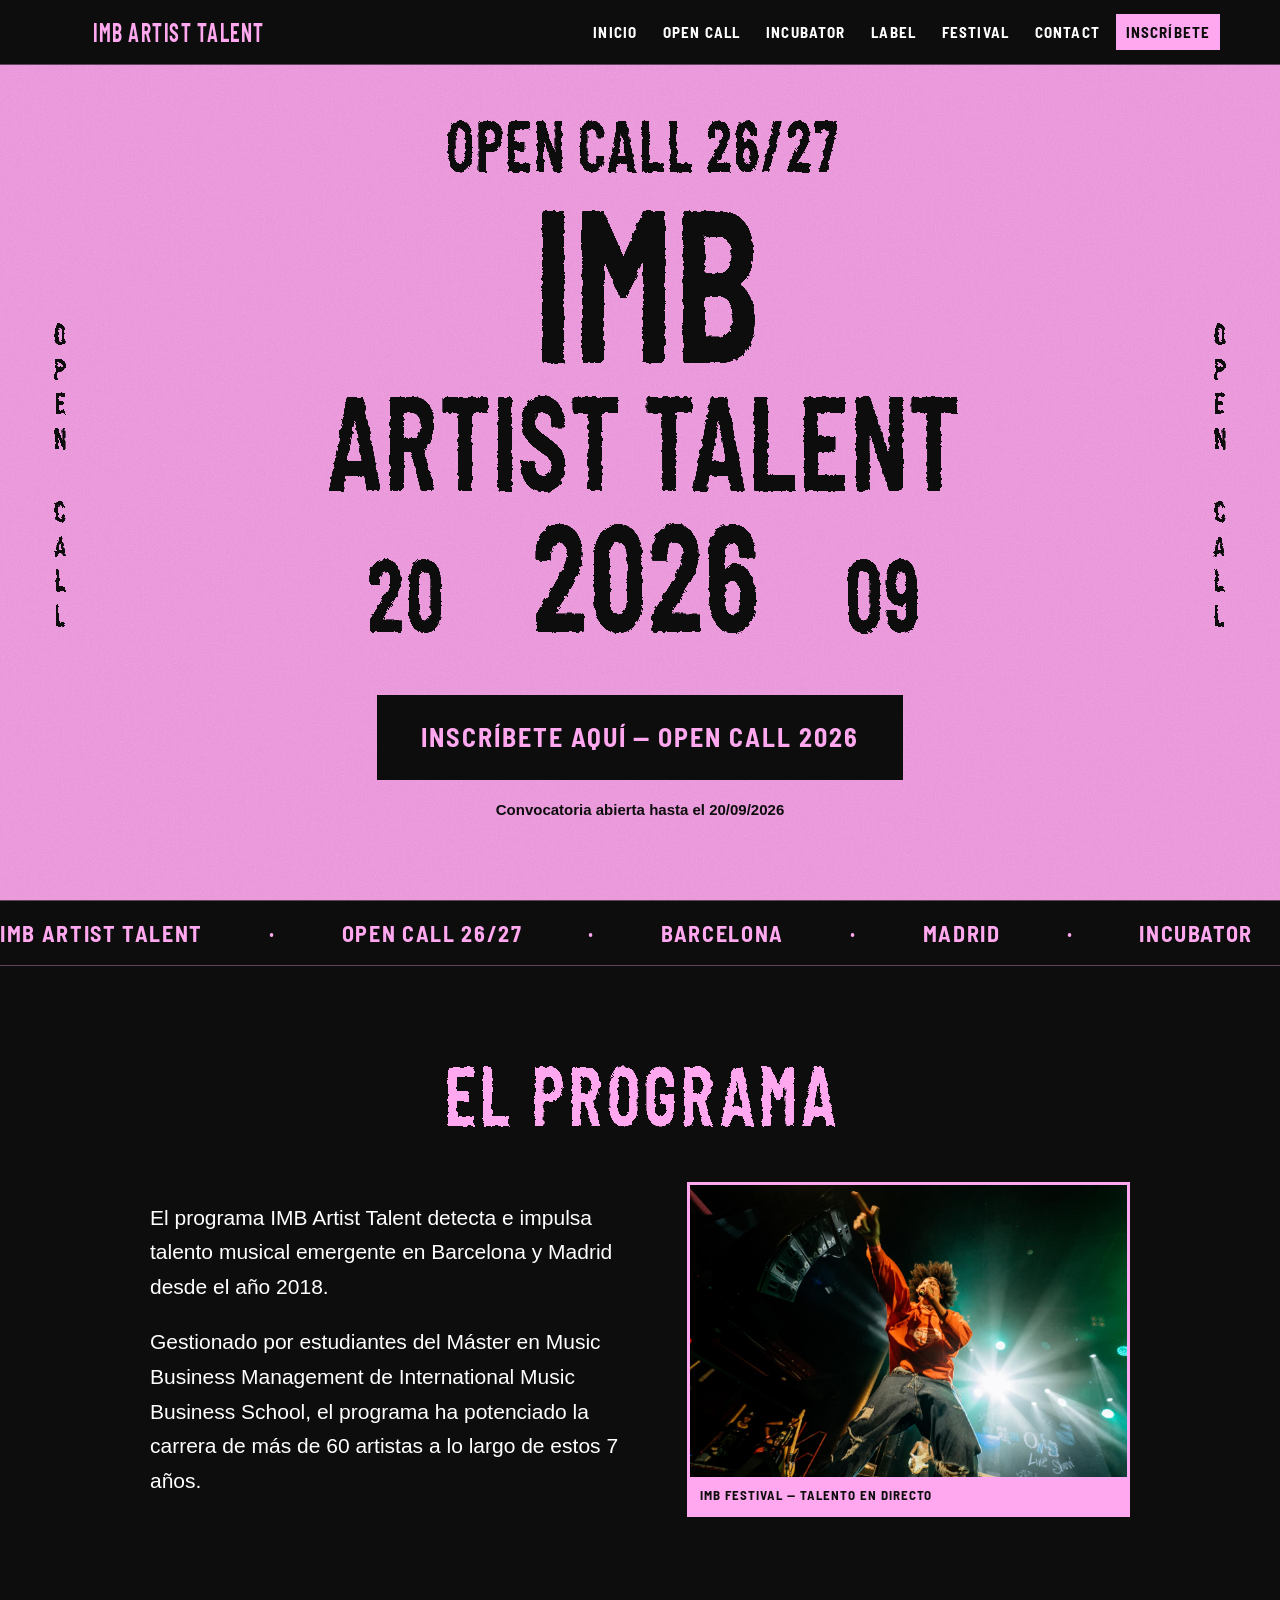
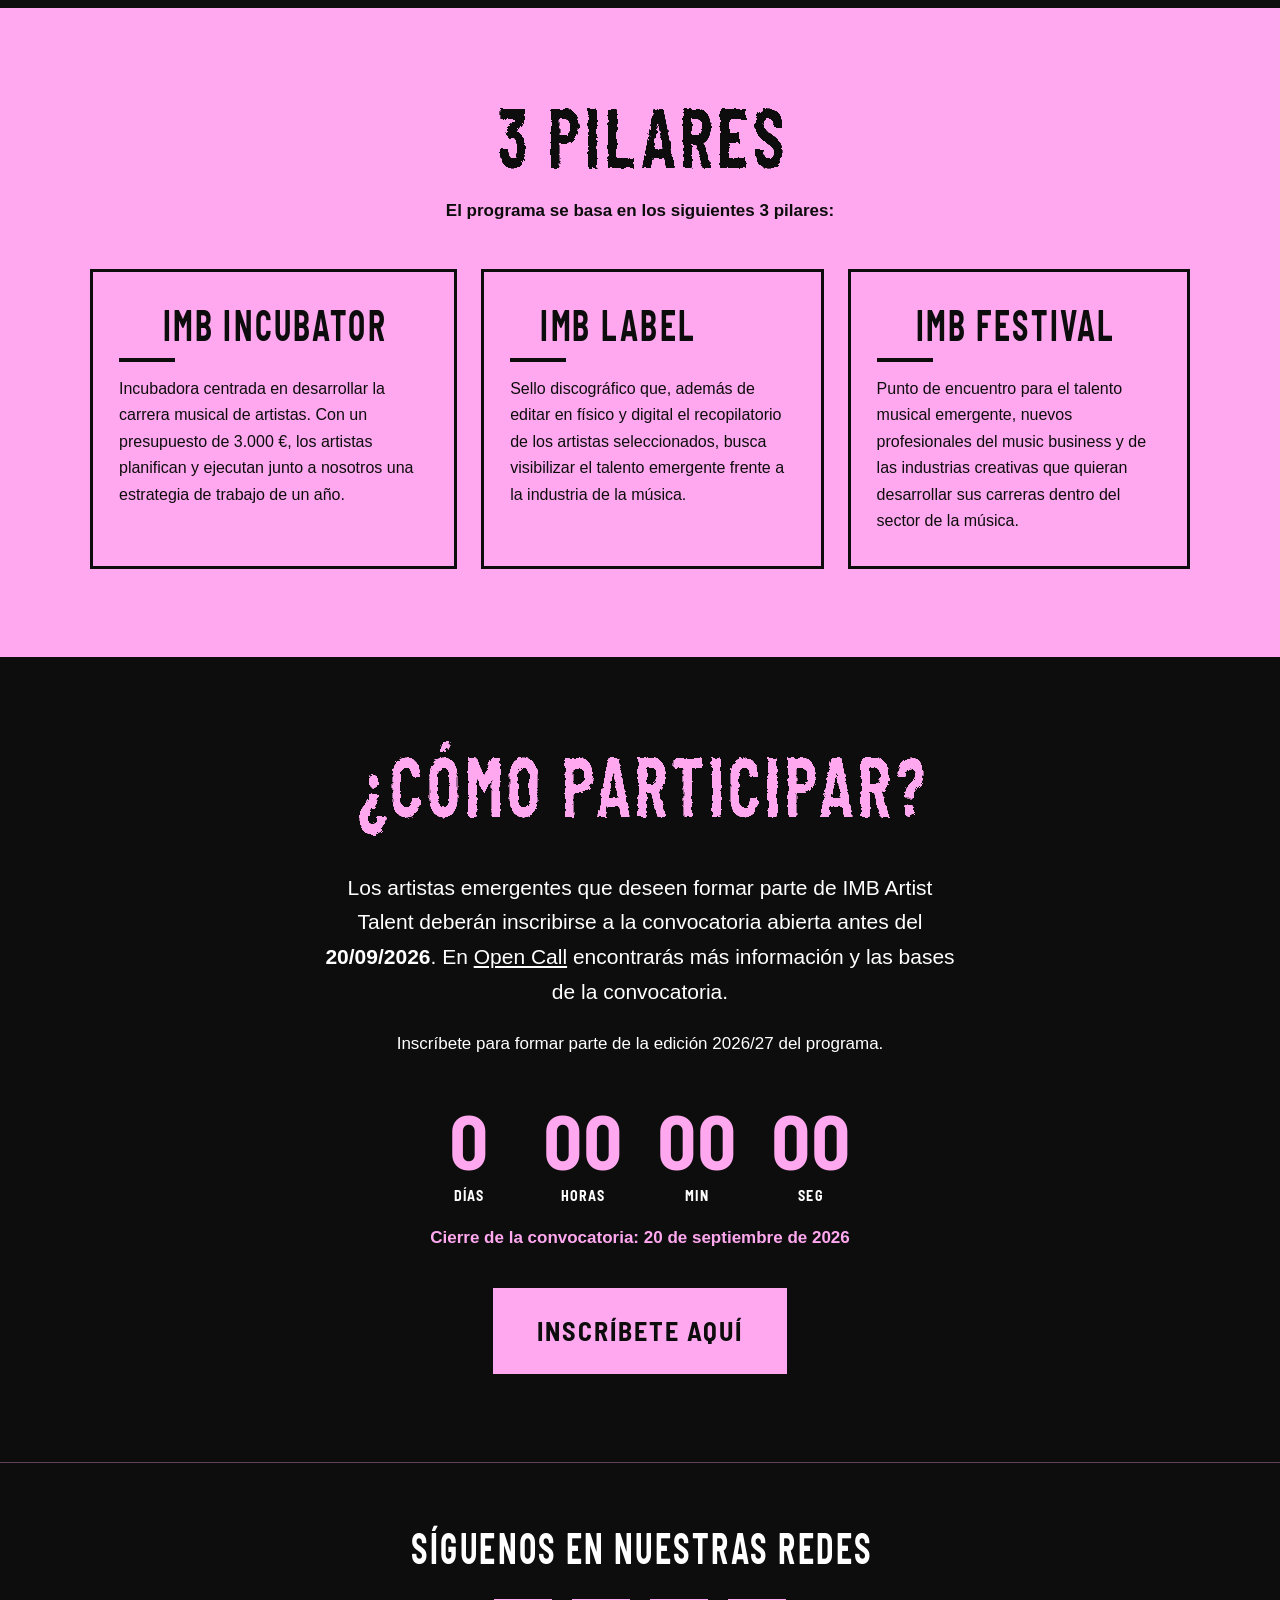
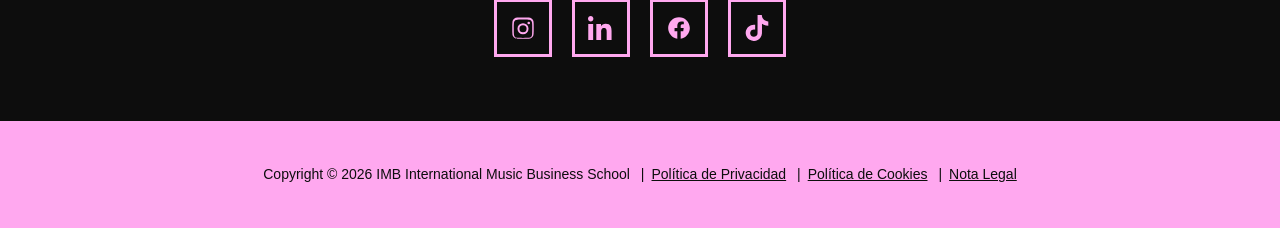
<file: imb-artisttalent/index.html>
<!DOCTYPE html>
<html lang="es">
<head>
<meta charset="utf-8">
<meta name="viewport" content="width=device-width, initial-scale=1">
<title>IMB Artist Talent — Open Call 26/27</title>
<style>
@font-face{
  font-family:'Barlow Semi Condensed';
  src:url([data-uri]) format('truetype');
  font-weight:700;font-style:normal;font-display:swap;
}
:root{
  --rosa:#ffa8ef;
  --negro:#0d0d0d;
  --blanco:#ffffff;
  --rosa-dim:rgba(255,168,239,.35);
  --track:.075em;
}
html{scroll-behavior:smooth}
body{margin:0;background:var(--negro);color:var(--blanco);
  font-family:'Helvetica Neue',Helvetica,Arial,sans-serif;
  font-size:17px;line-height:1.65;-webkit-font-smoothing:antialiased}
*{box-sizing:border-box}
a{color:inherit}
img{max-width:100%;display:block}

/* ---------- display type: Barlow SemiCond Bold, 70% horizontal, tracking 75, uppercase ---------- */
.dsp{font-family:'Barlow Semi Condensed',Arial,sans-serif;font-weight:700;
  text-transform:uppercase;letter-spacing:var(--track);line-height:.92;margin:0}
.cond{display:inline-block;transform:scaleX(.72);transform-origin:center;margin-right:calc(-1*var(--track))}
.stamp{filter:url(#stamp)}

/* ---------- header ---------- */
header{position:fixed;top:0;left:0;right:0;z-index:50;background:var(--negro);
  border-bottom:1px solid var(--rosa-dim)}
.nav{max-width:1200px;margin:0 auto;padding:0 20px;height:64px;
  display:flex;align-items:center;justify-content:space-between;gap:16px}
.brand{font-size:26px;color:var(--rosa);text-decoration:none;white-space:nowrap}
nav ul{list-style:none;display:flex;gap:6px;margin:0;padding:0;flex-wrap:wrap;justify-content:flex-end}
nav a{font-family:'Barlow Semi Condensed',Arial,sans-serif;font-weight:700;text-transform:uppercase;
  letter-spacing:var(--track);font-size:15px;text-decoration:none;color:var(--blanco);
  padding:6px 10px;display:inline-block}
nav a:hover,nav a:focus-visible{color:var(--negro);background:var(--rosa);outline:none}
nav a.cta{background:var(--rosa);color:var(--negro)}
nav a.cta:hover{background:var(--blanco)}

/* ---------- hero cartel ---------- */
.hero{background:var(--rosa);color:var(--negro);min-height:100svh;
  display:grid;grid-template-columns:auto 1fr auto;align-items:center;
  padding:104px 4vw 56px;position:relative;overflow:hidden}
.hero-noise{position:absolute;inset:0;pointer-events:none;opacity:.5;mix-blend-mode:multiply}
.hero-stack{text-align:center;position:relative;z-index:2}
.hero-stack .l1{font-size:clamp(28px,6vw,72px)}
.hero-stack .l2{font-size:clamp(64px,17vw,220px)}
.hero-stack .l3{font-size:clamp(40px,10.5vw,136px)}
.hero-stack .l4{font-size:clamp(34px,8vw,104px);display:flex;align-items:baseline;justify-content:center;gap:.35em}
.hero-stack .l4 .yr{font-size:1.5em}
.side{display:flex;flex-direction:column;gap:.1em;align-items:center;
  font-family:'Barlow Semi Condensed',Arial,sans-serif;font-weight:700;
  font-size:clamp(16px,2.4vw,30px);line-height:1.05;z-index:2}
.side span{display:block;transform:scaleX(.72)}
.side .gap{height:1.2em}
.hero-cta{margin-top:6vh;position:relative;z-index:2;text-align:center}
.btn{display:inline-block;font-family:'Barlow Semi Condensed',Arial,sans-serif;font-weight:700;
  text-transform:uppercase;letter-spacing:var(--track);text-decoration:none;
  font-size:clamp(18px,2.4vw,26px);padding:.7em 1.6em;border:3px solid var(--negro);
  background:var(--negro);color:var(--rosa)}
.btn:hover,.btn:focus-visible{background:transparent;color:var(--negro);outline:none}
.btn.inv{background:var(--rosa);color:var(--negro);border-color:var(--rosa)}
.btn.inv:hover,.btn.inv:focus-visible{background:transparent;color:var(--rosa)}
.hero-date{margin-top:18px;font-size:15px;font-weight:bold}

/* ---------- marquee ---------- */
.marquee{background:var(--negro);color:var(--rosa);overflow:hidden;
  border-top:1px solid var(--rosa-dim);border-bottom:1px solid var(--rosa-dim);padding:14px 0}
.marquee-track{display:flex;gap:3em;white-space:nowrap;width:max-content;
  animation:mq 28s linear infinite;
  font-family:'Barlow Semi Condensed',Arial,sans-serif;font-weight:700;
  text-transform:uppercase;letter-spacing:var(--track);font-size:22px}
@keyframes mq{to{transform:translateX(-50%)}}
@media (prefers-reduced-motion:reduce){.marquee-track{animation:none}}

/* ---------- sections ---------- */
section{padding:88px 20px}
.wrap{max-width:980px;margin:0 auto}
.narrow{max-width:640px;margin:0 auto}
h2.dsp{color:var(--rosa);font-size:clamp(40px,7vw,84px);display:flex;justify-content:center;margin-bottom:48px}
.lead{font-size:clamp(18px,2.2vw,21px)}
.about-grid{display:grid;grid-template-columns:1.05fr .95fr;gap:48px;align-items:center}
.about-grid figure{margin:0;border:3px solid var(--rosa);position:relative}
.about-grid figcaption{font-size:13px;padding:8px 10px;background:var(--rosa);color:var(--negro);
  font-family:'Barlow Semi Condensed',Arial,sans-serif;font-weight:700;text-transform:uppercase;letter-spacing:var(--track)}

/* ---------- pilares ---------- */
.pilares{background:var(--rosa);color:var(--negro)}
.pilares h2.dsp{color:var(--negro)}
.pilares .intro{text-align:center;font-weight:bold;margin:-24px auto 44px;max-width:640px}
.cards{display:grid;grid-template-columns:repeat(3,1fr);gap:24px;max-width:1100px;margin:0 auto}
.card{border:3px solid var(--negro);padding:32px 26px;display:flex;flex-direction:column;gap:14px;background:var(--rosa)}
.card h3{margin:0;font-size:clamp(30px,3.4vw,44px);color:var(--negro)}
.card .rule{height:4px;background:var(--negro);width:56px}
.card p{margin:0;font-size:16px}

/* ---------- participar ---------- */
.participar{text-align:center}
.count{display:flex;justify-content:center;gap:clamp(10px,3vw,28px);margin:44px 0 10px;
  font-variant-numeric:tabular-nums}
.count div{min-width:86px}
.count b{display:block;font-family:'Barlow Semi Condensed',Arial,sans-serif;font-weight:700;
  font-size:clamp(44px,7vw,76px);line-height:1;color:var(--rosa)}
.count small{display:block;margin-top:6px;text-transform:uppercase;letter-spacing:var(--track);
  font-family:'Barlow Semi Condensed',Arial,sans-serif;font-weight:700;font-size:14px;color:var(--blanco)}
.deadline{color:var(--rosa);font-weight:bold;margin-bottom:36px}

/* ---------- social ---------- */
.social{background:var(--negro);border-top:1px solid var(--rosa-dim);text-align:center;padding:64px 20px}
.social h2{font-size:clamp(28px,4vw,44px);color:var(--blanco);margin-bottom:32px}
.social-row{display:flex;justify-content:center;gap:20px;flex-wrap:wrap}
.social-row a{width:58px;height:58px;border:3px solid var(--rosa);display:flex;align-items:center;justify-content:center}
.social-row a:hover,.social-row a:focus-visible{background:var(--rosa);outline:none}
.social-row a:hover svg,.social-row a:focus-visible svg{fill:var(--negro)}
.social-row svg{width:26px;height:26px;fill:var(--rosa)}

/* ---------- footer ---------- */
footer{background:var(--rosa);color:var(--negro);padding:28px 20px;text-align:center;font-size:14px}
footer a{color:var(--negro)}
footer .sep{margin:0 .5em}

@media (max-width:820px){
  .about-grid{grid-template-columns:1fr}
  .cards{grid-template-columns:1fr;max-width:520px}
  .side{display:none}
  .hero{grid-template-columns:1fr;padding-top:40px}
  nav a{font-size:13px;padding:5px 7px}
  header{position:static}
  .nav{height:auto;flex-wrap:wrap;padding:12px 16px;row-gap:4px}
  nav ul{justify-content:flex-start}
}
</style>
</head>
<body>


<svg width="0" height="0" style="position:absolute" aria-hidden="true">
  <filter id="stamp" x="-5%" y="-5%" width="110%" height="110%">
    <feTurbulence type="fractalNoise" baseFrequency="0.18" numOctaves="3" seed="7" result="n"/>
    <feDisplacementMap in="SourceGraphic" in2="n" scale="4"/>
    <feComponentTransfer><feFuncA type="discrete" tableValues="0 0 .6 1 1"/></feComponentTransfer>
  </filter>
</svg>

<header>
  <div class="nav">
    <a class="brand dsp" href="https://imbartistalent.com/"><span class="cond">IMB&nbsp;Artist&nbsp;Talent</span></a>
    <nav aria-label="Principal">
      <ul>
        <li><a href="https://imbartistalent.com/">Inicio</a></li>
        <li><a href="https://imbartistalent.com/opencall/">Open Call</a></li>
        <li><a href="https://imbartistalent.com/incubator/">Incubator</a></li>
        <li><a href="https://imbartistalent.com/label/">Label</a></li>
        <li><a href="https://imbartistalent.com/festival/">Festival</a></li>
        <li><a href="https://imbartistalent.com/contact/">Contact</a></li>
        <li><a class="cta" href="https://imbartistalent.com/opencall/">Inscríbete</a></li>
      </ul>
    </nav>
  </div>
</header>

<div class="hero">
  <svg class="hero-noise" aria-hidden="true" width="100%" height="100%">
    <filter id="paper"><feTurbulence type="fractalNoise" baseFrequency="0.9" numOctaves="2" seed="3"/>
    <feColorMatrix values="0 0 0 0 0  0 0 0 0 0  0 0 0 0 0  0.6 0.6 0.6 0 0"/></filter>
    <rect width="100%" height="100%" filter="url(#paper)" opacity=".18"/>
  </svg>
  <div class="side stamp" aria-hidden="true">
    <span>O</span><span>P</span><span>E</span><span>N</span><span class="gap"></span><span>C</span><span>A</span><span>L</span><span>L</span>
  </div>
  <div>
    <h1 class="hero-stack dsp stamp">
      <span class="cond l1" style="display:block">Open Call 26/27</span>
      <span class="cond l2" style="display:block">IMB</span>
      <span class="cond l3" style="display:block">Artist&nbsp;Talent</span>
      <span class="l4"><span class="cond">20</span><span class="cond yr">2026</span><span class="cond">09</span></span>
    </h1>
    <div class="hero-cta">
      <a class="btn" href="https://imbartistalent.com/opencall/">Inscríbete aquí — Open Call 2026</a>
      <p class="hero-date">Convocatoria abierta hasta el 20/09/2026</p>
    </div>
  </div>
  <div class="side stamp" aria-hidden="true">
    <span>O</span><span>P</span><span>E</span><span>N</span><span class="gap"></span><span>C</span><span>A</span><span>L</span><span>L</span>
  </div>
</div>

<div class="marquee" aria-hidden="true">
  <div class="marquee-track">
    <span>IMB Artist Talent</span><span>·</span><span>Open Call 26/27</span><span>·</span><span>Barcelona</span><span>·</span><span>Madrid</span><span>·</span><span>Incubator</span><span>·</span><span>Label</span><span>·</span><span>Festival</span><span>·</span>
    <span>IMB Artist Talent</span><span>·</span><span>Open Call 26/27</span><span>·</span><span>Barcelona</span><span>·</span><span>Madrid</span><span>·</span><span>Incubator</span><span>·</span><span>Label</span><span>·</span><span>Festival</span><span>·</span>
  </div>
</div>

<section id="about">
  <div class="wrap">
    <h2 class="dsp stamp"><span class="cond">El&nbsp;programa</span></h2>
    <div class="about-grid">
      <div class="lead">
        <p>El programa IMB Artist Talent detecta e impulsa talento musical emergente en Barcelona y Madrid desde el año 2018.</p>
        <p>Gestionado por estudiantes del Máster en Music Business Management de International Music Business School, el programa ha potenciado la carrera de más de 60 artistas a lo largo de estos 7 años.</p>
      </div>
      <figure>
        <img src="[data-uri]" alt="Artista en directo en el IMB Festival" loading="lazy">
        <figcaption>IMB Festival — talento en directo</figcaption>
      </figure>
    </div>
  </div>
</section>

<section class="pilares">
  <h2 class="dsp stamp"><span class="cond">3&nbsp;pilares</span></h2>
  <p class="intro">El programa se basa en los siguientes 3 pilares:</p>
  <div class="cards">
    <article class="card">
      <h3 class="dsp"><span class="cond">IMB&nbsp;Incubator</span></h3>
      <div class="rule"></div>
      <p>Incubadora centrada en desarrollar la carrera musical de artistas. Con un presupuesto de 3.000 €, los artistas planifican y ejecutan junto a nosotros una estrategia de trabajo de un año.</p>
    </article>
    <article class="card">
      <h3 class="dsp"><span class="cond">IMB&nbsp;Label</span></h3>
      <div class="rule"></div>
      <p>Sello discográfico que, además de editar en físico y digital el recopilatorio de los artistas seleccionados, busca visibilizar el talento emergente frente a la industria de la música.</p>
    </article>
    <article class="card">
      <h3 class="dsp"><span class="cond">IMB&nbsp;Festival</span></h3>
      <div class="rule"></div>
      <p>Punto de encuentro para el talento musical emergente, nuevos profesionales del music business y de las industrias creativas que quieran desarrollar sus carreras dentro del sector de la música.</p>
    </article>
  </div>
</section>

<section class="participar" id="participar">
  <div class="narrow">
    <h2 class="dsp stamp"><span class="cond">¿Cómo&nbsp;participar?</span></h2>
    <p class="lead">Los artistas emergentes que deseen formar parte de IMB Artist Talent deberán inscribirse a la convocatoria abierta antes del <strong>20/09/2026</strong>. En <a href="https://imbartistalent.com/opencall/">Open Call</a> encontrarás más información y las bases de la convocatoria.</p>
    <p>Inscríbete para formar parte de la edición 2026/27 del programa.</p>
    <div class="count" id="count" role="timer" aria-label="Cuenta atrás hasta el cierre de la convocatoria">
      <div><b id="cd">—</b><small>días</small></div>
      <div><b id="ch">—</b><small>horas</small></div>
      <div><b id="cm">—</b><small>min</small></div>
      <div><b id="cs">—</b><small>seg</small></div>
    </div>
    <p class="deadline">Cierre de la convocatoria: 20 de septiembre de 2026</p>
    <a class="btn inv" href="https://imbartistalent.com/opencall/">Inscríbete aquí</a>
  </div>
</section>

<div class="social">
  <h2 class="dsp"><span class="cond">Síguenos&nbsp;en&nbsp;nuestras&nbsp;redes</span></h2>
  <div class="social-row">
    <a href="https://www.instagram.com/imbfestival/" target="_blank" rel="noopener" aria-label="Instagram">
      <svg viewBox="0 0 24 24"><path d="M12 2.2c3.2 0 3.6 0 4.9.1 1.2.1 1.8.2 2.2.4.6.2 1 .5 1.4.9.4.4.7.8.9 1.4.2.4.4 1 .4 2.2.1 1.3.1 1.7.1 4.9s0 3.6-.1 4.9c-.1 1.2-.2 1.8-.4 2.2-.2.6-.5 1-.9 1.4-.4.4-.8.7-1.4.9-.4.2-1 .4-2.2.4-1.3.1-1.7.1-4.9.1s-3.6 0-4.9-.1c-1.2-.1-1.8-.2-2.2-.4-.6-.2-1-.5-1.4-.9-.4-.4-.7-.8-.9-1.4-.2-.4-.4-1-.4-2.2-.1-1.3-.1-1.7-.1-4.9s0-3.6.1-4.9c.1-1.2.2-1.8.4-2.2.2-.6.5-1 .9-1.4.4-.4.8-.7 1.4-.9.4-.2 1-.4 2.2-.4 1.3-.1 1.7-.1 4.9-.1zm0 2c-3.1 0-3.5 0-4.8.1-1.1.1-1.4.2-1.7.3-.4.2-.7.3-1 .6-.3.3-.5.6-.6 1-.1.3-.3.6-.3 1.7-.1 1.3-.1 1.6-.1 4.8s0 3.5.1 4.8c.1 1.1.2 1.4.3 1.7.2.4.3.7.6 1 .3.3.6.5 1 .6.3.1.6.3 1.7.3 1.3.1 1.6.1 4.8.1s3.5 0 4.8-.1c1.1-.1 1.4-.2 1.7-.3.4-.2.7-.3 1-.6.3-.3.5-.6.6-1 .1-.3.3-.6.3-1.7.1-1.3.1-1.6.1-4.8s0-3.5-.1-4.8c-.1-1.1-.2-1.4-.3-1.7-.2-.4-.3-.7-.6-1-.3-.3-.6-.5-1-.6-.3-.1-.6-.3-1.7-.3-1.3-.1-1.6-.1-4.8-.1zm0 3.4a5.1 5.1 0 1 1 0 10.2 5.1 5.1 0 0 1 0-10.2zm0 8.4a3.3 3.3 0 1 0 0-6.6 3.3 3.3 0 0 0 0 6.6zm6.5-8.6a1.2 1.2 0 1 1-2.4 0 1.2 1.2 0 0 1 2.4 0z"/></svg>
    </a>
    <a href="https://www.linkedin.com/company/imbartistalent/" target="_blank" rel="noopener" aria-label="LinkedIn">
      <svg viewBox="0 0 24 24"><path d="M4.98 3.5C4.98 4.88 3.87 6 2.5 6S0 4.88 0 3.5 1.12 1 2.5 1s2.48 1.12 2.48 2.5zM.24 8.31h4.52V23H.24V8.31zm7.44 0h4.33v2h.06c.6-1.14 2.07-2.34 4.27-2.34 4.57 0 5.41 3 5.41 6.91V23h-4.51v-7.13c0-1.7-.03-3.88-2.37-3.88-2.37 0-2.73 1.85-2.73 3.76V23H7.68V8.31z"/></svg>
    </a>
    <a href="https://www.facebook.com/imbfestival" target="_blank" rel="noopener" aria-label="Facebook">
      <svg viewBox="0 0 24 24"><path d="M22 12.06C22 6.5 17.52 2 12 2S2 6.5 2 12.06c0 5.02 3.66 9.18 8.44 9.94v-7.03H7.9v-2.91h2.54V9.85c0-2.52 1.49-3.91 3.77-3.91 1.09 0 2.24.2 2.24.2v2.47H15.2c-1.24 0-1.63.78-1.63 1.57v1.88h2.78l-.44 2.91h-2.34V22c4.78-.76 8.43-4.92 8.43-9.94z"/></svg>
    </a>
    <a href="https://www.tiktok.com/@imbfestival" target="_blank" rel="noopener" aria-label="TikTok">
      <svg viewBox="0 0 24 24"><path d="M12.53.02C13.84 0 15.14.01 16.44 0c.08 1.53.63 3.09 1.75 4.17 1.12 1.11 2.7 1.62 4.24 1.79v4.03c-1.44-.05-2.89-.35-4.2-.97-.57-.26-1.1-.59-1.62-.93-.01 2.92.01 5.84-.02 8.75-.08 1.4-.54 2.79-1.35 3.94-1.31 1.92-3.58 3.17-5.91 3.21-1.43.08-2.86-.31-4.08-1.03-2.02-1.19-3.44-3.37-3.65-5.71-.02-.5-.03-1-.01-1.49.18-1.9 1.12-3.72 2.58-4.96 1.66-1.44 3.98-2.13 6.15-1.72.02 1.48-.04 2.96-.04 4.44-.99-.32-2.15-.23-3.02.37-.63.41-1.11 1.04-1.36 1.75-.21.51-.15 1.07-.14 1.61.24 1.64 1.82 3.02 3.5 2.87 1.12-.01 2.19-.66 2.77-1.61.19-.33.4-.67.41-1.06.1-1.79.06-3.57.07-5.36.01-4.03-.01-8.05.02-12.07z"/></svg>
    </a>
  </div>
</div>

<footer>
  <p>Copyright © 2026 IMB International Music Business School
    <span class="sep">|</span><a href="https://imbartistalent.com/politica-de-privacidad/">Política de Privacidad</a>
    <span class="sep">|</span><a href="https://imbartistalent.com/politica-de-cookies/">Política de Cookies</a>
    <span class="sep">|</span><a href="https://imbartistalent.com/nota-legal/">Nota Legal</a>
  </p>
</footer>

<script>
(function(){
  var end = new Date('2026-09-20T23:59:59+02:00').getTime();
  var d=document.getElementById('cd'),h=document.getElementById('ch'),
      m=document.getElementById('cm'),s=document.getElementById('cs');
  function pad(n){return n<10?'0'+n:''+n}
  function tick(){
    var t = end - Date.now();
    if(t<0){t=0}
    d.textContent = Math.floor(t/864e5);
    h.textContent = pad(Math.floor(t%864e5/36e5));
    m.textContent = pad(Math.floor(t%36e5/6e4));
    s.textContent = pad(Math.floor(t%6e4/1e3));
  }
  tick(); setInterval(tick,1000);
})();
</script>

</body>
</html>
</file>
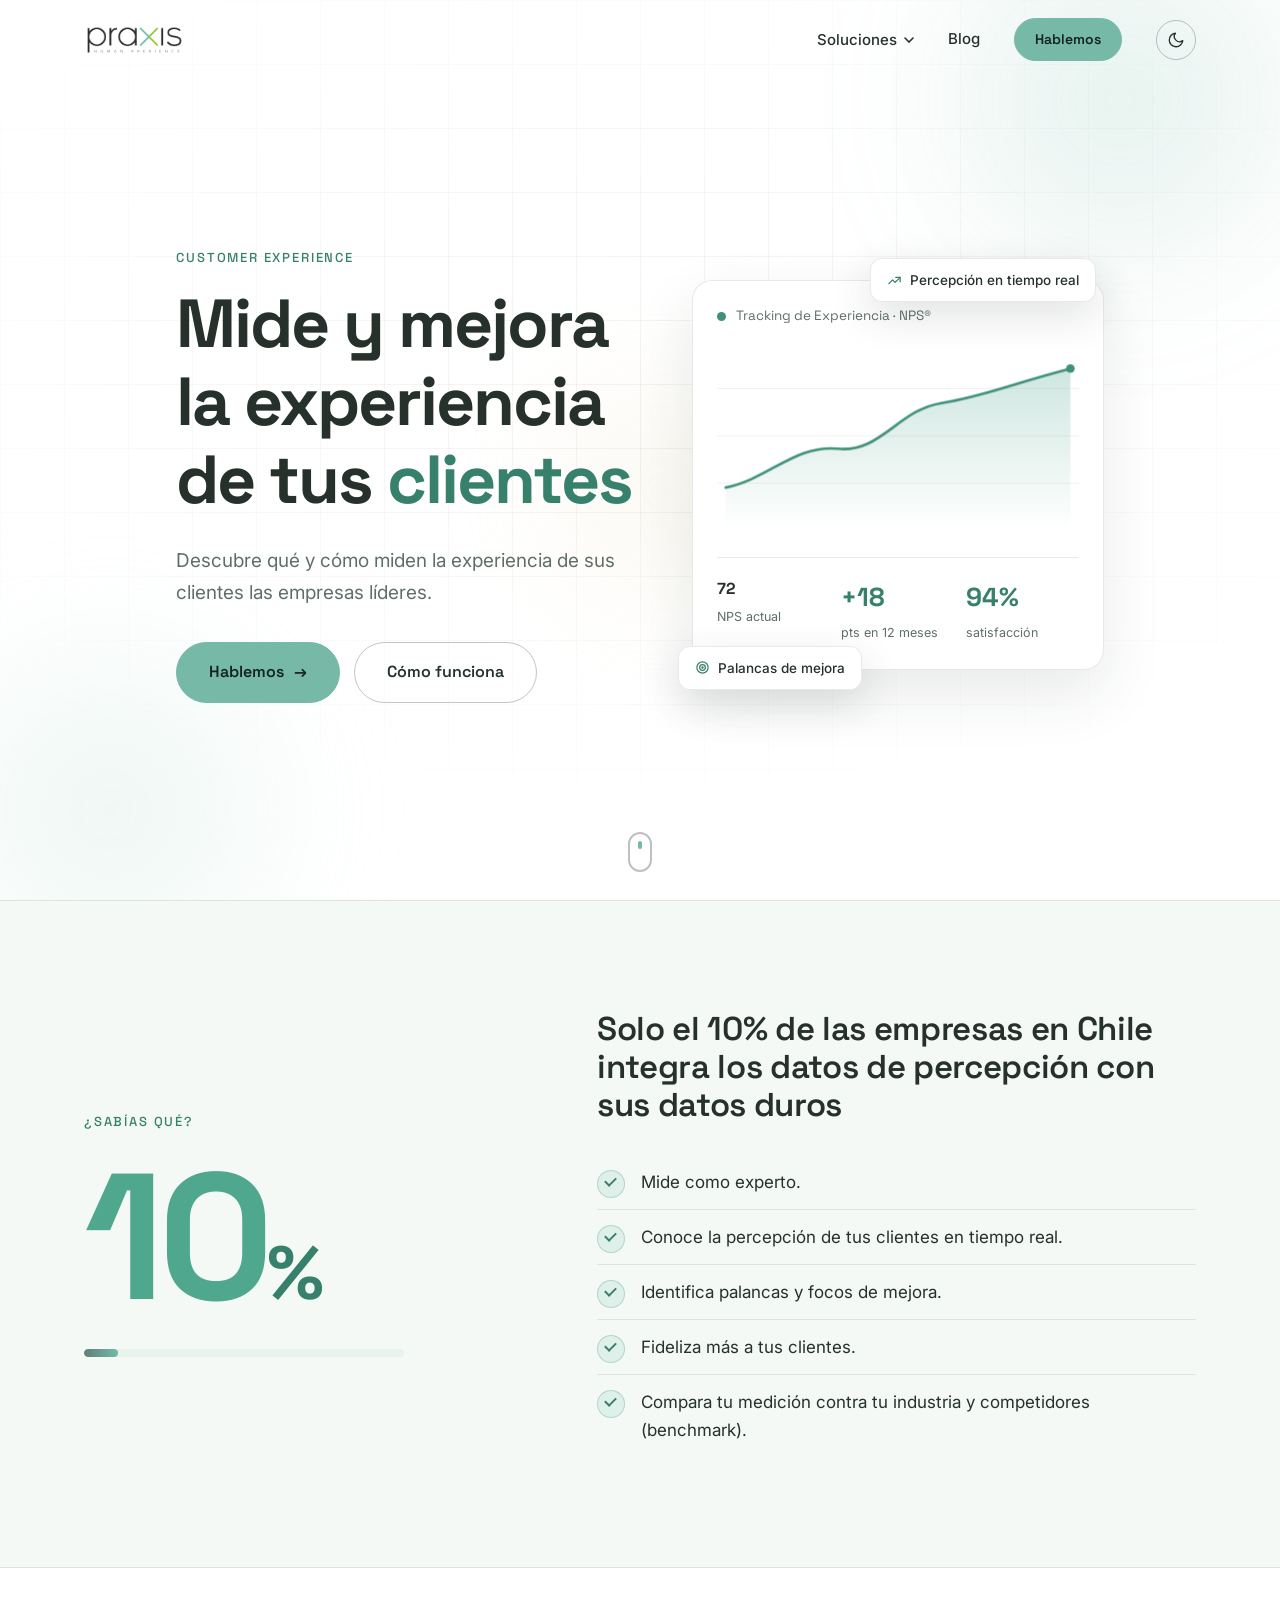
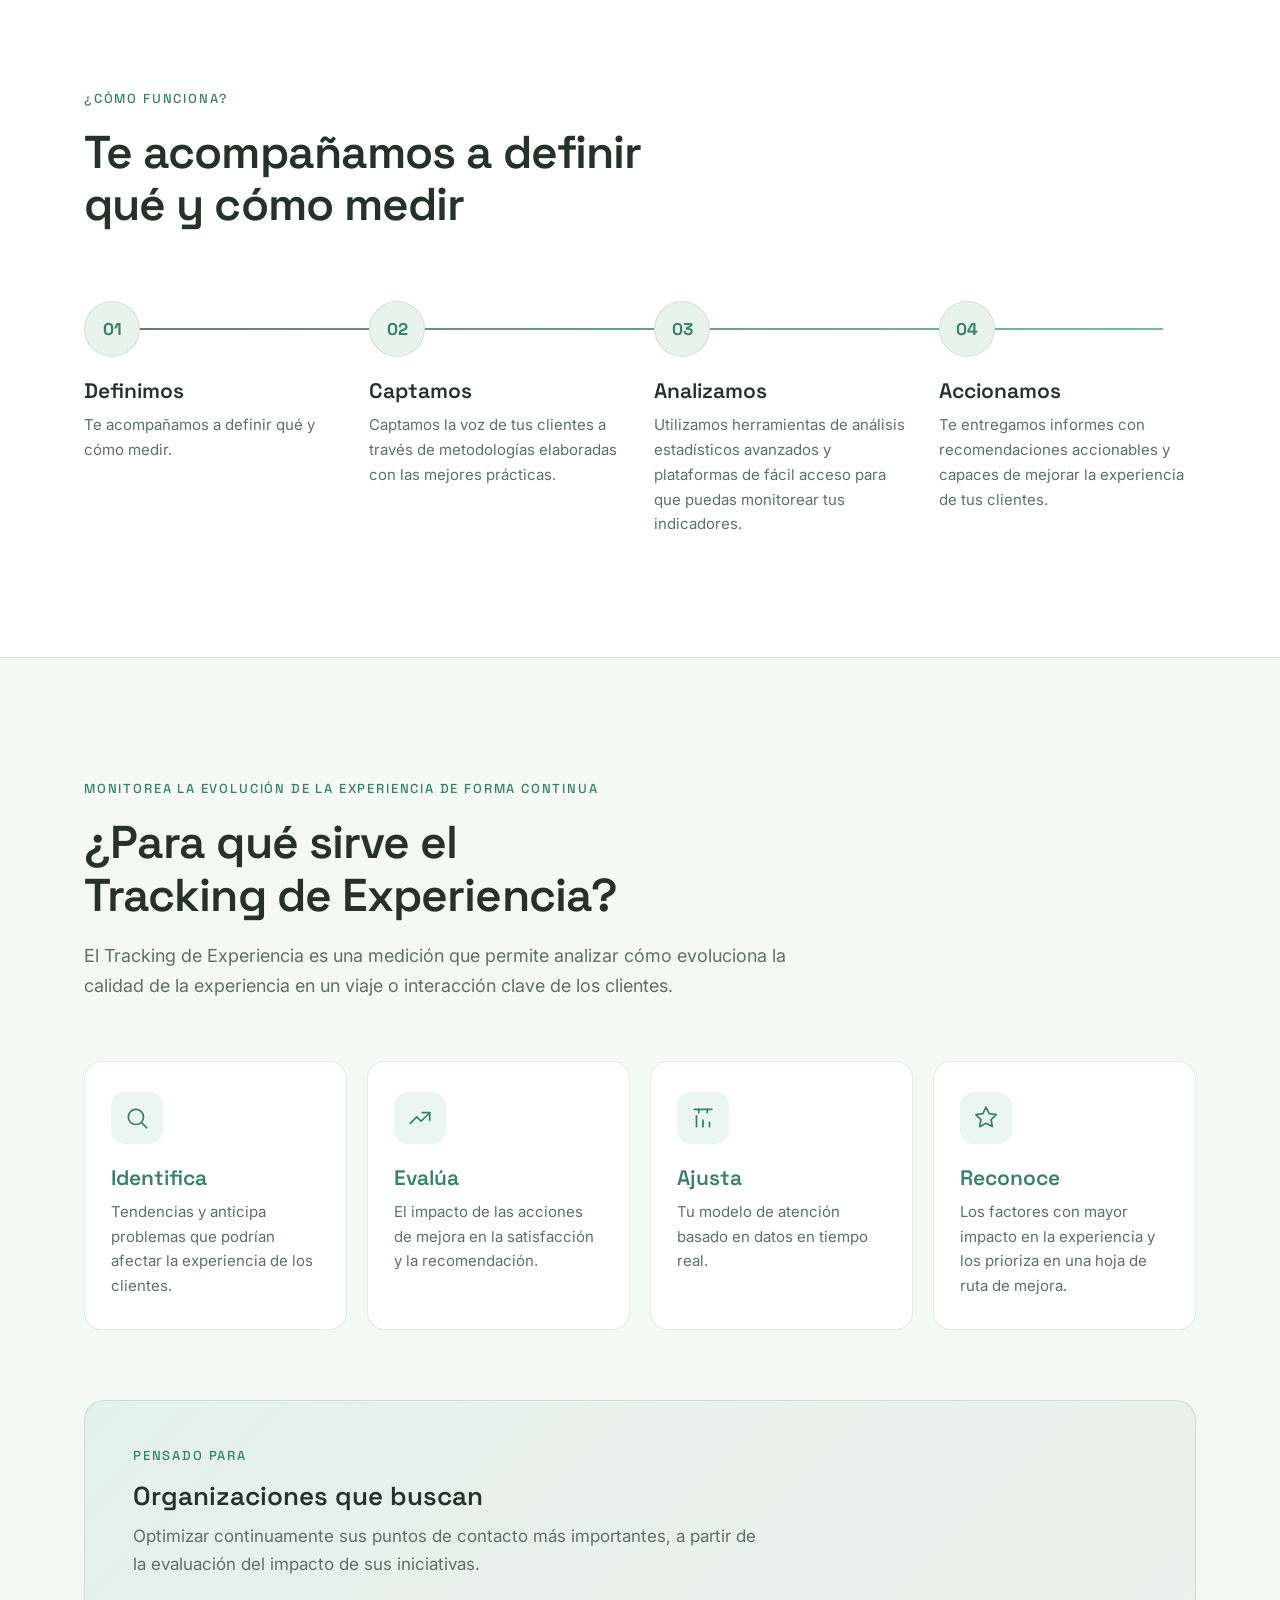
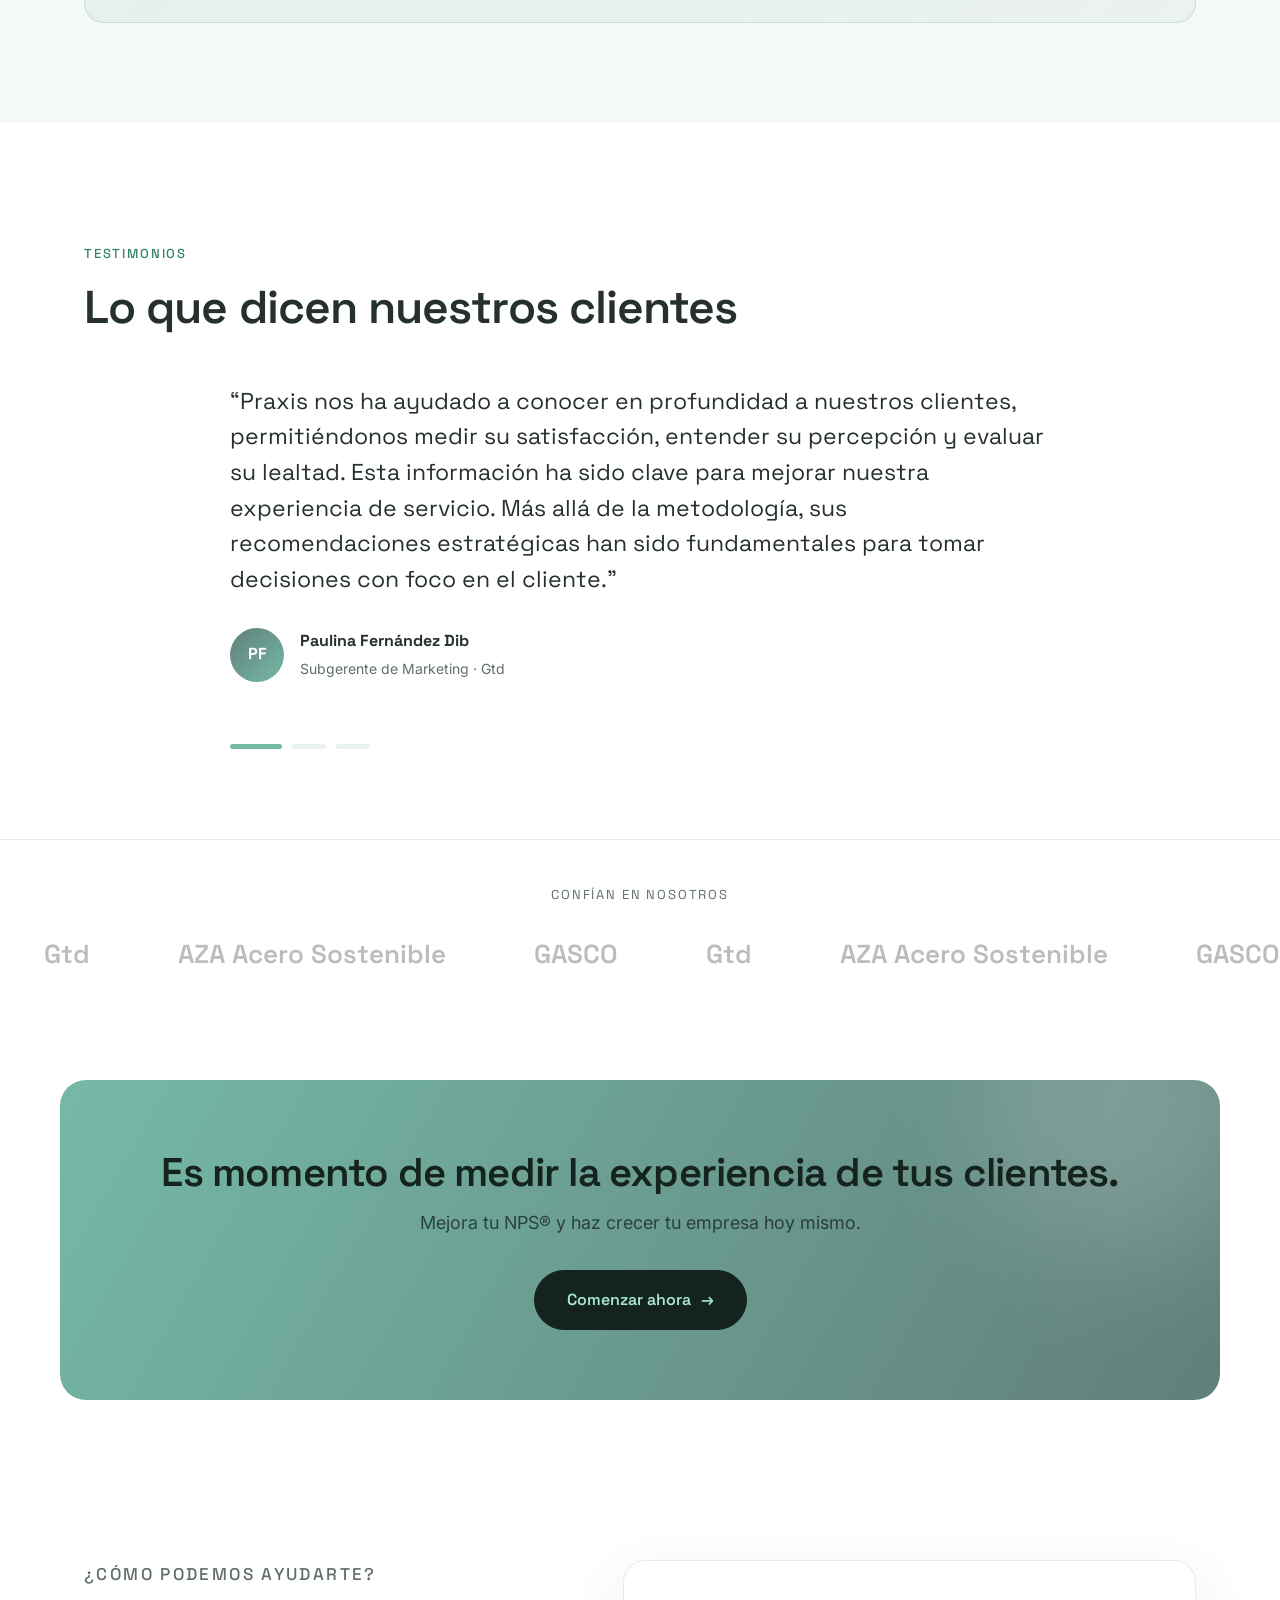
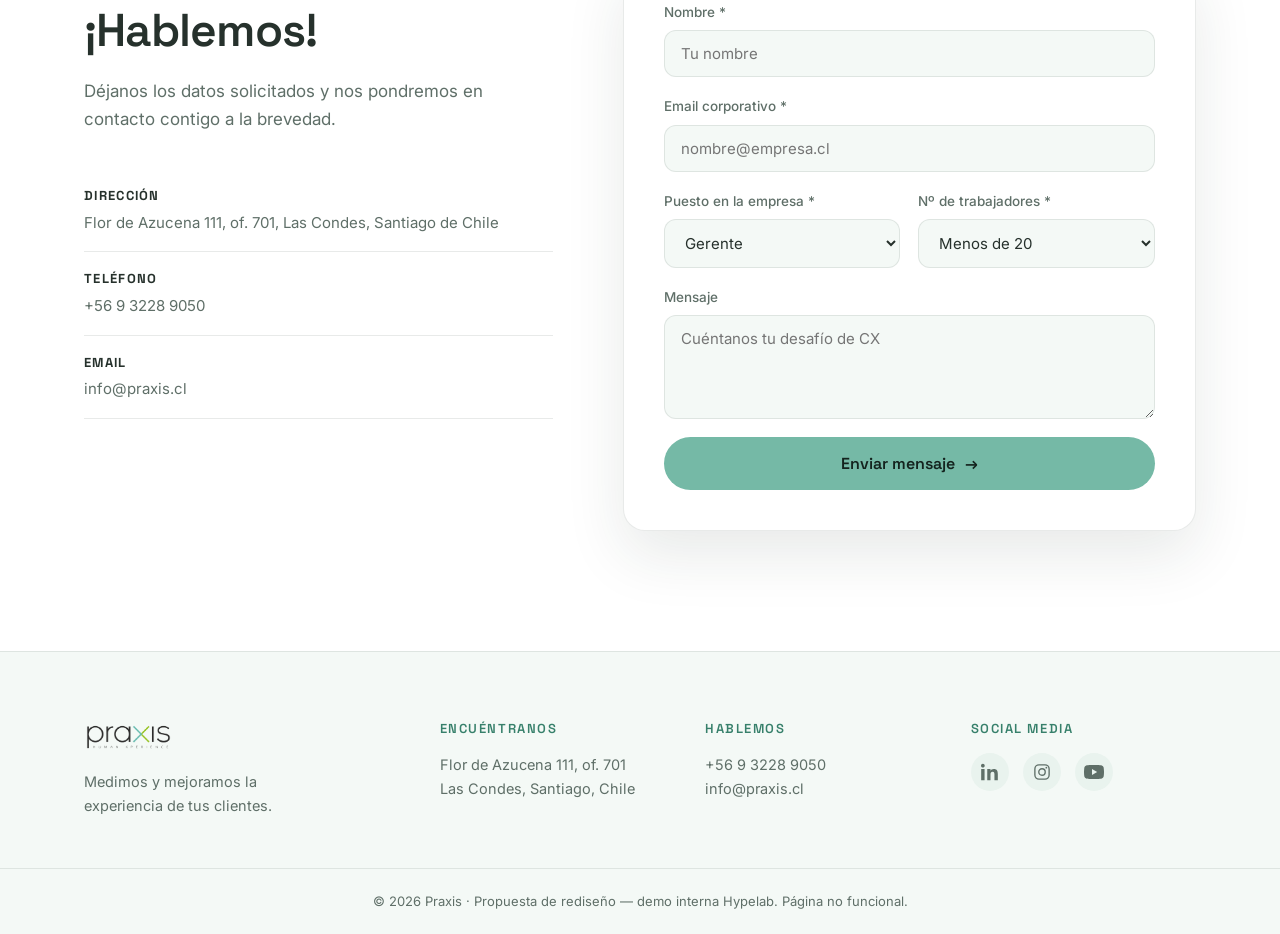
<file: praxis-redesign/index.html>
<!DOCTYPE html>
<html lang="es">
<head>
<meta charset="UTF-8">
<meta name="viewport" content="width=device-width, initial-scale=1.0">
<meta name="robots" content="noindex, nofollow">
<title>Medición Experiencia de Clientes — Praxis · Propuesta de rediseño</title>
<meta name="description" content="Propuesta de rediseño — Praxis Customer Experience">
<link rel="preconnect" href="https://fonts.googleapis.com">
<link rel="preconnect" href="https://fonts.gstatic.com" crossorigin>
<link href="https://fonts.googleapis.com/css2?family=Space+Grotesk:wght@400;500;600;700&family=Inter:wght@400;500;600&display=swap" rel="stylesheet">
<link rel="stylesheet" href="/praxis-redesign/css/style.css">
<script>
/* aplicar tema guardado antes del primer paint para evitar flash */
(function () {
  try {
    var t = localStorage.getItem("praxis-theme");
    if (t === "dark") document.documentElement.setAttribute("data-theme", "dark");
  } catch (e) {}
})();
</script>
</head>
<body>

<div class="scroll-progress" aria-hidden="true"><span id="scrollBar"></span></div>

<!-- ═══════════ NAV ═══════════ -->
<header class="nav" id="nav">
  <div class="nav__inner">
    <a href="#" class="nav__logo" aria-label="Praxis">
      <img src="/praxis-redesign/assets/logo-praxis-dark.png" alt="Praxis" height="34" class="js-logo">
    </a>

    <nav class="nav__menu" id="navMenu" aria-label="Menú principal">
      <div class="nav__item nav__item--drop">
        <button class="nav__link" aria-expanded="false">Soluciones <svg width="10" height="6" viewBox="0 0 10 6" fill="none"><path d="M1 1l4 4 4-4" stroke="currentColor" stroke-width="1.6" stroke-linecap="round"/></svg></button>
        <div class="nav__dropdown">
          <div class="nav__dropcol">
            <a href="#" class="nav__droplink nav__droplink--active">Medición experiencia de clientes</a>
          </div>
          <div class="nav__dropcol">
            <span class="nav__droptitle">Benchmark</span>
            <a href="#" class="nav__droplink">PXI</a>
            <a href="#" class="nav__droplink">Procalidad</a>
          </div>
          <div class="nav__dropcol">
            <span class="nav__droptitle">Digitales</span>
            <a href="#" class="nav__droplink">Praxis One</a>
            <a href="#" class="nav__droplink">Feedback Online</a>
          </div>
          <div class="nav__dropcol">
            <a href="#" class="nav__droplink">Todos los servicios</a>
          </div>
        </div>
      </div>
      <a href="#" class="nav__link">Blog</a>
      <a href="#" class="btn btn--sm">Hablemos</a>
      <button class="theme-toggle" id="themeToggle" aria-label="Cambiar entre tema claro y oscuro" title="Claro / Oscuro">
        <svg class="icon-moon" viewBox="0 0 24 24" fill="none" stroke="currentColor" stroke-width="1.8" stroke-linecap="round" stroke-linejoin="round" width="18"><path d="M21 12.8A9 9 0 1 1 11.2 3a7 7 0 0 0 9.8 9.8z"/></svg>
        <svg class="icon-sun" viewBox="0 0 24 24" fill="none" stroke="currentColor" stroke-width="1.8" stroke-linecap="round" stroke-linejoin="round" width="18"><circle cx="12" cy="12" r="4.5"/><path d="M12 2v2.5M12 19.5V22M2 12h2.5M19.5 12H22M4.9 4.9l1.8 1.8M17.3 17.3l1.8 1.8M19.1 4.9l-1.8 1.8M6.7 17.3l-1.8 1.8"/></svg>
      </button>
    </nav>

    <button class="nav__burger" id="navBurger" aria-label="Abrir menú">
      <span></span><span></span><span></span>
    </button>
  </div>
</header>

<!-- ═══════════ HERO ═══════════ -->
<section class="hero">
  <div class="hero__bg" aria-hidden="true">
    <div class="orb orb--1"></div>
    <div class="orb orb--2"></div>
    <div class="orb orb--3"></div>
    <div class="hero__grid"></div>
  </div>

  <div class="container hero__inner">
    <div class="hero__copy">
      <p class="eyebrow reveal">Customer Experience</p>
      <h1 class="hero__title">
        <span class="line"><span>Mide y mejora</span></span>
        <span class="line"><span>la experiencia</span></span>
        <span class="line"><span>de tus <em>clientes</em></span></span>
      </h1>
      <p class="hero__sub reveal" data-delay="400">Descubre qué y cómo miden la experiencia de sus clientes las empresas líderes.</p>
      <div class="hero__cta reveal" data-delay="550">
        <a href="#contacto" class="btn btn--lg">Hablemos <span class="btn__arrow">→</span></a>
        <a href="#como-funciona" class="btn btn--ghost btn--lg">Cómo funciona</a>
      </div>
    </div>

    <div class="hero__visual reveal" data-delay="500">
      <div class="chart-card">
        <div class="chart-card__head">
          <span class="chart-card__dot"></span>
          <span>Tracking de Experiencia · NPS®</span>
        </div>
        <svg viewBox="0 0 420 220" class="chart" aria-hidden="true">
          <defs>
            <linearGradient id="areaGrad" x1="0" y1="0" x2="0" y2="1">
              <stop offset="0%" stop-color="#75B9A6" stop-opacity=".35"/>
              <stop offset="100%" stop-color="#75B9A6" stop-opacity="0"/>
            </linearGradient>
          </defs>
          <g class="chart__gridlines">
            <line x1="0" y1="55" x2="420" y2="55"/>
            <line x1="0" y1="110" x2="420" y2="110"/>
            <line x1="0" y1="165" x2="420" y2="165"/>
          </g>
          <path class="chart__area" d="M10,170 C60,160 90,120 140,125 C190,130 210,80 260,72 C310,64 340,50 410,32 L410,220 L10,220 Z" fill="url(#areaGrad)"/>
          <path class="chart__line" d="M10,170 C60,160 90,120 140,125 C190,130 210,80 260,72 C310,64 340,50 410,32" fill="none"/>
          <circle class="chart__point" cx="410" cy="32" r="5"/>
        </svg>
        <div class="chart-card__stats">
          <div><strong data-count="72" class="count">0</strong><span>NPS actual</span></div>
          <div><strong>+<span data-count="18" class="count">0</span></strong><span>pts en 12 meses</span></div>
          <div><strong><span data-count="94" class="count">0</span>%</strong><span>satisfacción</span></div>
        </div>
      </div>
      <div class="float-chip float-chip--1"><svg viewBox="0 0 24 24" fill="none" stroke="currentColor" stroke-width="2" stroke-linecap="round" stroke-linejoin="round" width="15"><path d="M3 17l6-6 4 4 8-8"/><path d="M14 7h7v7"/></svg> Percepción en tiempo real</div>
      <div class="float-chip float-chip--2"><svg viewBox="0 0 24 24" fill="none" stroke="currentColor" stroke-width="2" width="15"><circle cx="12" cy="12" r="9"/><circle cx="12" cy="12" r="4.5"/><circle cx="12" cy="12" r="1" fill="currentColor"/></svg> Palancas de mejora</div>
    </div>
  </div>

  <div class="hero__scroll" aria-hidden="true"><span></span></div>
</section>

<!-- ═══════════ ¿SABÍAS QUÉ? ═══════════ -->
<section class="stat-section" id="sabias-que">
  <div class="container stat-section__inner">
    <div class="stat-section__number reveal">
      <p class="eyebrow">¿Sabías qué?</p>
      <div class="bignum"><span data-count="10" class="count">0</span><span class="bignum__pct">%</span></div>
      <div class="bignum__bar"><span></span></div>
    </div>
    <div class="stat-section__copy">
      <h2 class="reveal">Solo el 10% de las empresas en Chile integra los datos de percepción con sus datos duros</h2>
      <ul class="checklist">
        <li class="reveal">Mide como experto.</li>
        <li class="reveal" data-delay="100">Conoce la percepción de tus clientes en tiempo real.</li>
        <li class="reveal" data-delay="200">Identifica palancas y focos de mejora.</li>
        <li class="reveal" data-delay="300">Fideliza más a tus clientes.</li>
        <li class="reveal" data-delay="400">Compara tu medición contra tu industria y competidores (benchmark).</li>
      </ul>
    </div>
  </div>
</section>

<!-- ═══════════ CÓMO FUNCIONA ═══════════ -->
<section class="steps" id="como-funciona">
  <div class="container">
    <p class="eyebrow reveal">¿Cómo funciona?</p>
    <h2 class="section-title reveal">Te acompañamos a definir<br>qué y cómo medir</h2>

    <div class="steps__track">
      <div class="steps__line" aria-hidden="true"><span id="stepsProgress"></span></div>

      <article class="step reveal">
        <div class="step__num">01</div>
        <h3>Definimos</h3>
        <p>Te acompañamos a definir qué y cómo medir.</p>
      </article>
      <article class="step reveal" data-delay="120">
        <div class="step__num">02</div>
        <h3>Captamos</h3>
        <p>Captamos la voz de tus clientes a través de metodologías elaboradas con las mejores prácticas.</p>
      </article>
      <article class="step reveal" data-delay="240">
        <div class="step__num">03</div>
        <h3>Analizamos</h3>
        <p>Utilizamos herramientas de análisis estadísticos avanzados y plataformas de fácil acceso para que puedas monitorear tus indicadores.</p>
      </article>
      <article class="step reveal" data-delay="360">
        <div class="step__num">04</div>
        <h3>Accionamos</h3>
        <p>Te entregamos informes con recomendaciones accionables y capaces de mejorar la experiencia de tus clientes.</p>
      </article>
    </div>
  </div>
</section>

<!-- ═══════════ TRACKING ═══════════ -->
<section class="tracking" id="tracking">
  <div class="container">
    <div class="tracking__head">
      <p class="eyebrow reveal">Monitorea la evolución de la experiencia de forma continua</p>
      <h2 class="section-title reveal">¿Para qué sirve el<br>Tracking de Experiencia?</h2>
      <p class="tracking__intro reveal">El Tracking de Experiencia es una medición que permite analizar cómo evoluciona la calidad de la experiencia en un viaje o interacción clave de los clientes.</p>
    </div>

    <div class="cards">
      <article class="card reveal">
        <div class="card__icon">
          <svg viewBox="0 0 24 24" fill="none" stroke="currentColor" stroke-width="1.6" stroke-linecap="round" stroke-linejoin="round"><circle cx="11" cy="11" r="7"/><path d="M21 21l-4.35-4.35"/></svg>
        </div>
        <h3>Identifica</h3>
        <p>Tendencias y anticipa problemas que podrían afectar la experiencia de los clientes.</p>
      </article>
      <article class="card reveal" data-delay="100">
        <div class="card__icon">
          <svg viewBox="0 0 24 24" fill="none" stroke="currentColor" stroke-width="1.6" stroke-linecap="round" stroke-linejoin="round"><path d="M3 17l6-6 4 4 8-8"/><path d="M14 7h7v7"/></svg>
        </div>
        <h3>Evalúa</h3>
        <p>El impacto de las acciones de mejora en la satisfacción y la recomendación.</p>
      </article>
      <article class="card reveal" data-delay="200">
        <div class="card__icon">
          <svg viewBox="0 0 24 24" fill="none" stroke="currentColor" stroke-width="1.6" stroke-linecap="round" stroke-linejoin="round"><path d="M12 20v-6M6 20v-10M18 20v-4"/><path d="M4 4h16"/><path d="M8 4v3M16 4v3"/></svg>
        </div>
        <h3>Ajusta</h3>
        <p>Tu modelo de atención basado en datos en tiempo real.</p>
      </article>
      <article class="card reveal" data-delay="300">
        <div class="card__icon">
          <svg viewBox="0 0 24 24" fill="none" stroke="currentColor" stroke-width="1.6" stroke-linecap="round" stroke-linejoin="round"><path d="M12 2l2.9 5.9 6.5.9-4.7 4.6 1.1 6.5L12 16.9 6.2 20l1.1-6.5L2.6 8.8l6.5-.9z"/></svg>
        </div>
        <h3>Reconoce</h3>
        <p>Los factores con mayor impacto en la experiencia y los prioriza en una hoja de ruta de mejora.</p>
      </article>
    </div>

    <div class="tracking__for reveal">
      <p class="eyebrow">Pensado para</p>
      <h3>Organizaciones que buscan</h3>
      <p>Optimizar continuamente sus puntos de contacto más importantes, a partir de la evaluación del impacto de sus iniciativas.</p>
    </div>
  </div>
</section>

<!-- ═══════════ TESTIMONIOS ═══════════ -->
<section class="testimonials" id="testimonios">
  <div class="container">
    <p class="eyebrow reveal">Testimonios</p>
    <h2 class="section-title reveal">Lo que dicen nuestros clientes</h2>

    <div class="tslider reveal" id="tslider">
      <div class="tslider__viewport">
        <article class="tslide is-active">
          <blockquote>“Praxis nos ha ayudado a conocer en profundidad a nuestros clientes, permitiéndonos medir su satisfacción, entender su percepción y evaluar su lealtad. Esta información ha sido clave para mejorar nuestra experiencia de servicio. Más allá de la metodología, sus recomendaciones estratégicas han sido fundamentales para tomar decisiones con foco en el cliente.”</blockquote>
          <footer>
            <span class="tslide__avatar">PF</span>
            <div><strong>Paulina Fernández Dib</strong><span>Subgerente de Marketing · Gtd</span></div>
          </footer>
        </article>
        <article class="tslide">
          <blockquote>“El trabajo con Praxis marcó un antes y un después en cómo entendemos y gestionamos la experiencia de nuestros clientes, en una industria históricamente centrada en el producto. Nos ayudaron a capturar y desplegar estratégicamente la voz del cliente en todas las áreas de la organización.”</blockquote>
          <footer>
            <span class="tslide__avatar">AR</span>
            <div><strong>Anastasia Rivera</strong><span>Jefa de Experiencia y Servicio al Cliente · AZA Acero Sostenible</span></div>
          </footer>
        </article>
        <article class="tslide">
          <blockquote>“Los estudios que realizamos con Praxis tienen un impacto positivo en nuestra compañía ya que nos permiten hacer presente a los clientes en las principales áreas de la compañía. Nos proporcionan información valiosa sobre sus experiencias y necesidades, facilitando la toma de decisiones y generando un impacto positivo en la satisfacción.”</blockquote>
          <footer>
            <span class="tslide__avatar">CM</span>
            <div><strong>Carol Maldonado</strong><span>Jefa de Experiencia Clientes · GASCO</span></div>
          </footer>
        </article>
      </div>
      <div class="tslider__nav">
        <button class="tslider__dot is-active" aria-label="Testimonio 1"></button>
        <button class="tslider__dot" aria-label="Testimonio 2"></button>
        <button class="tslider__dot" aria-label="Testimonio 3"></button>
      </div>
    </div>
  </div>

  <div class="marquee" aria-label="Confían en nosotros">
    <p class="marquee__label">Confían en nosotros</p>
    <div class="marquee__track">
      <div class="marquee__group">
        <span>Gtd</span><span>AZA Acero Sostenible</span><span>GASCO</span><span>Gtd</span><span>AZA Acero Sostenible</span><span>GASCO</span>
      </div>
      <div class="marquee__group" aria-hidden="true">
        <span>Gtd</span><span>AZA Acero Sostenible</span><span>GASCO</span><span>Gtd</span><span>AZA Acero Sostenible</span><span>GASCO</span>
      </div>
    </div>
  </div>
</section>

<!-- ═══════════ CTA ═══════════ -->
<section class="cta">
  <div class="container cta__inner reveal">
    <h2>Es momento de medir la experiencia de tus clientes.</h2>
    <p>Mejora tu NPS® y haz crecer tu empresa hoy mismo.</p>
    <a href="#contacto" class="btn btn--lg btn--invert">Comenzar ahora <span class="btn__arrow">→</span></a>
  </div>
</section>

<!-- ═══════════ CONTACTO ═══════════ -->
<section class="contact" id="contacto">
  <div class="container contact__inner">
    <div class="contact__copy reveal">
      <p class="eyebrow">¿Cómo podemos ayudarte?</p>
      <h2 class="section-title">¡Hablemos!</h2>
      <p>Déjanos los datos solicitados y nos pondremos en contacto contigo a la brevedad.</p>
      <ul class="contact__data">
        <li><strong>Dirección</strong>Flor de Azucena 111, of. 701, Las Condes, Santiago de Chile</li>
        <li><strong>Teléfono</strong>+56 9 3228 9050</li>
        <li><strong>Email</strong>info@praxis.cl</li>
      </ul>
    </div>
    <form class="contact__form reveal" data-delay="150" onsubmit="return false;">
      <div class="field"><label>Nombre *</label><input type="text" placeholder="Tu nombre"></div>
      <div class="field"><label>Email corporativo *</label><input type="email" placeholder="nombre@empresa.cl"></div>
      <div class="field field--half">
        <label>Puesto en la empresa *</label>
        <select><option>Gerente</option><option>Subgerente</option><option>Jefatura</option><option>Ingeniero/Analista</option><option>Otro</option></select>
      </div>
      <div class="field field--half">
        <label>Nº de trabajadores *</label>
        <select><option>Menos de 20</option><option>De 20 a 49</option><option>De 50 a 199</option><option>200 o más</option></select>
      </div>
      <div class="field"><label>Mensaje</label><textarea rows="4" placeholder="Cuéntanos tu desafío de CX"></textarea></div>
      <button class="btn btn--lg" type="submit">Enviar mensaje <span class="btn__arrow">→</span></button>
    </form>
  </div>
</section>

<!-- ═══════════ FOOTER ═══════════ -->
<footer class="footer">
  <div class="container footer__inner">
    <div class="footer__brand">
      <img src="/praxis-redesign/assets/logo-praxis-dark.png" alt="Praxis" height="30" class="js-logo">
      <p>Medimos y mejoramos la experiencia de tus clientes.</p>
    </div>
    <div class="footer__col">
      <h4>Encuéntranos</h4>
      <p>Flor de Azucena 111, of. 701<br>Las Condes, Santiago, Chile</p>
    </div>
    <div class="footer__col">
      <h4>Hablemos</h4>
      <p>+56 9 3228 9050<br>info@praxis.cl</p>
    </div>
    <div class="footer__col">
      <h4>Social Media</h4>
      <div class="footer__social">
        <a href="#" aria-label="LinkedIn"><svg viewBox="0 0 24 24" fill="currentColor" width="18"><path d="M4.98 3.5C4.98 4.88 3.87 6 2.5 6S0 4.88 0 3.5 1.12 1 2.5 1s2.48 1.12 2.48 2.5zM.24 8.16h4.52V23H.24V8.16zM8.34 8.16h4.33v2.03h.06c.6-1.14 2.08-2.34 4.28-2.34 4.58 0 5.42 3.01 5.42 6.93V23h-4.51v-7.34c0-1.75-.03-4-2.44-4-2.44 0-2.82 1.9-2.82 3.87V23H8.34V8.16z"/></svg></a>
        <a href="#" aria-label="Instagram"><svg viewBox="0 0 24 24" fill="none" stroke="currentColor" stroke-width="1.8" width="18"><rect x="2.5" y="2.5" width="19" height="19" rx="5.5"/><circle cx="12" cy="12" r="4.3"/><circle cx="17.8" cy="6.2" r="1.2" fill="currentColor" stroke="none"/></svg></a>
        <a href="#" aria-label="YouTube"><svg viewBox="0 0 24 24" fill="currentColor" width="20"><path d="M23.5 6.2a3 3 0 0 0-2.1-2.1C19.5 3.5 12 3.5 12 3.5s-7.5 0-9.4.6A3 3 0 0 0 .5 6.2 31 31 0 0 0 0 12a31 31 0 0 0 .5 5.8 3 3 0 0 0 2.1 2.1c1.9.6 9.4.6 9.4.6s7.5 0 9.4-.6a3 3 0 0 0 2.1-2.1A31 31 0 0 0 24 12a31 31 0 0 0-.5-5.8zM9.6 15.6V8.4l6.2 3.6-6.2 3.6z"/></svg></a>
      </div>
    </div>
  </div>
  <div class="footer__bottom">
    <p>© 2026 Praxis · Propuesta de rediseño — demo interna Hypelab. Página no funcional.</p>
  </div>
</footer>

<script src="/praxis-redesign/js/main.js"></script>
</body>
</html>
</file>
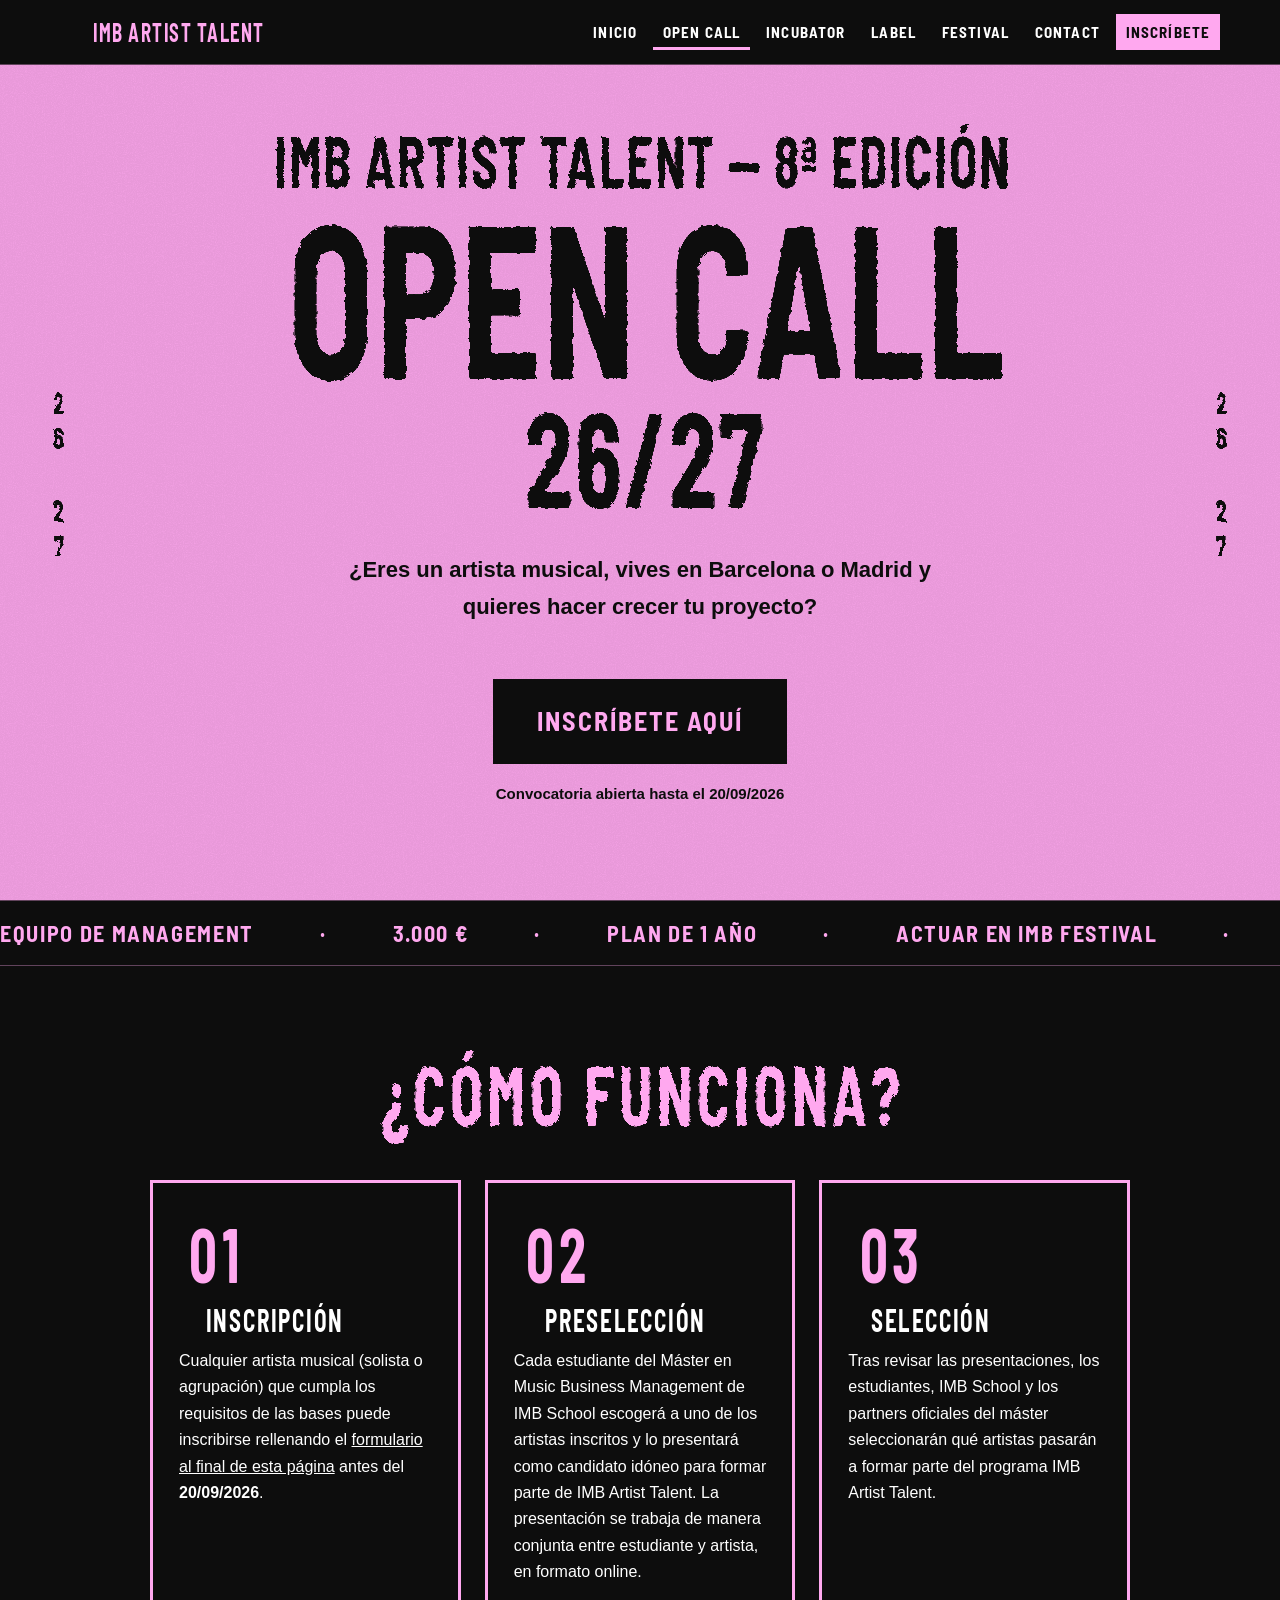
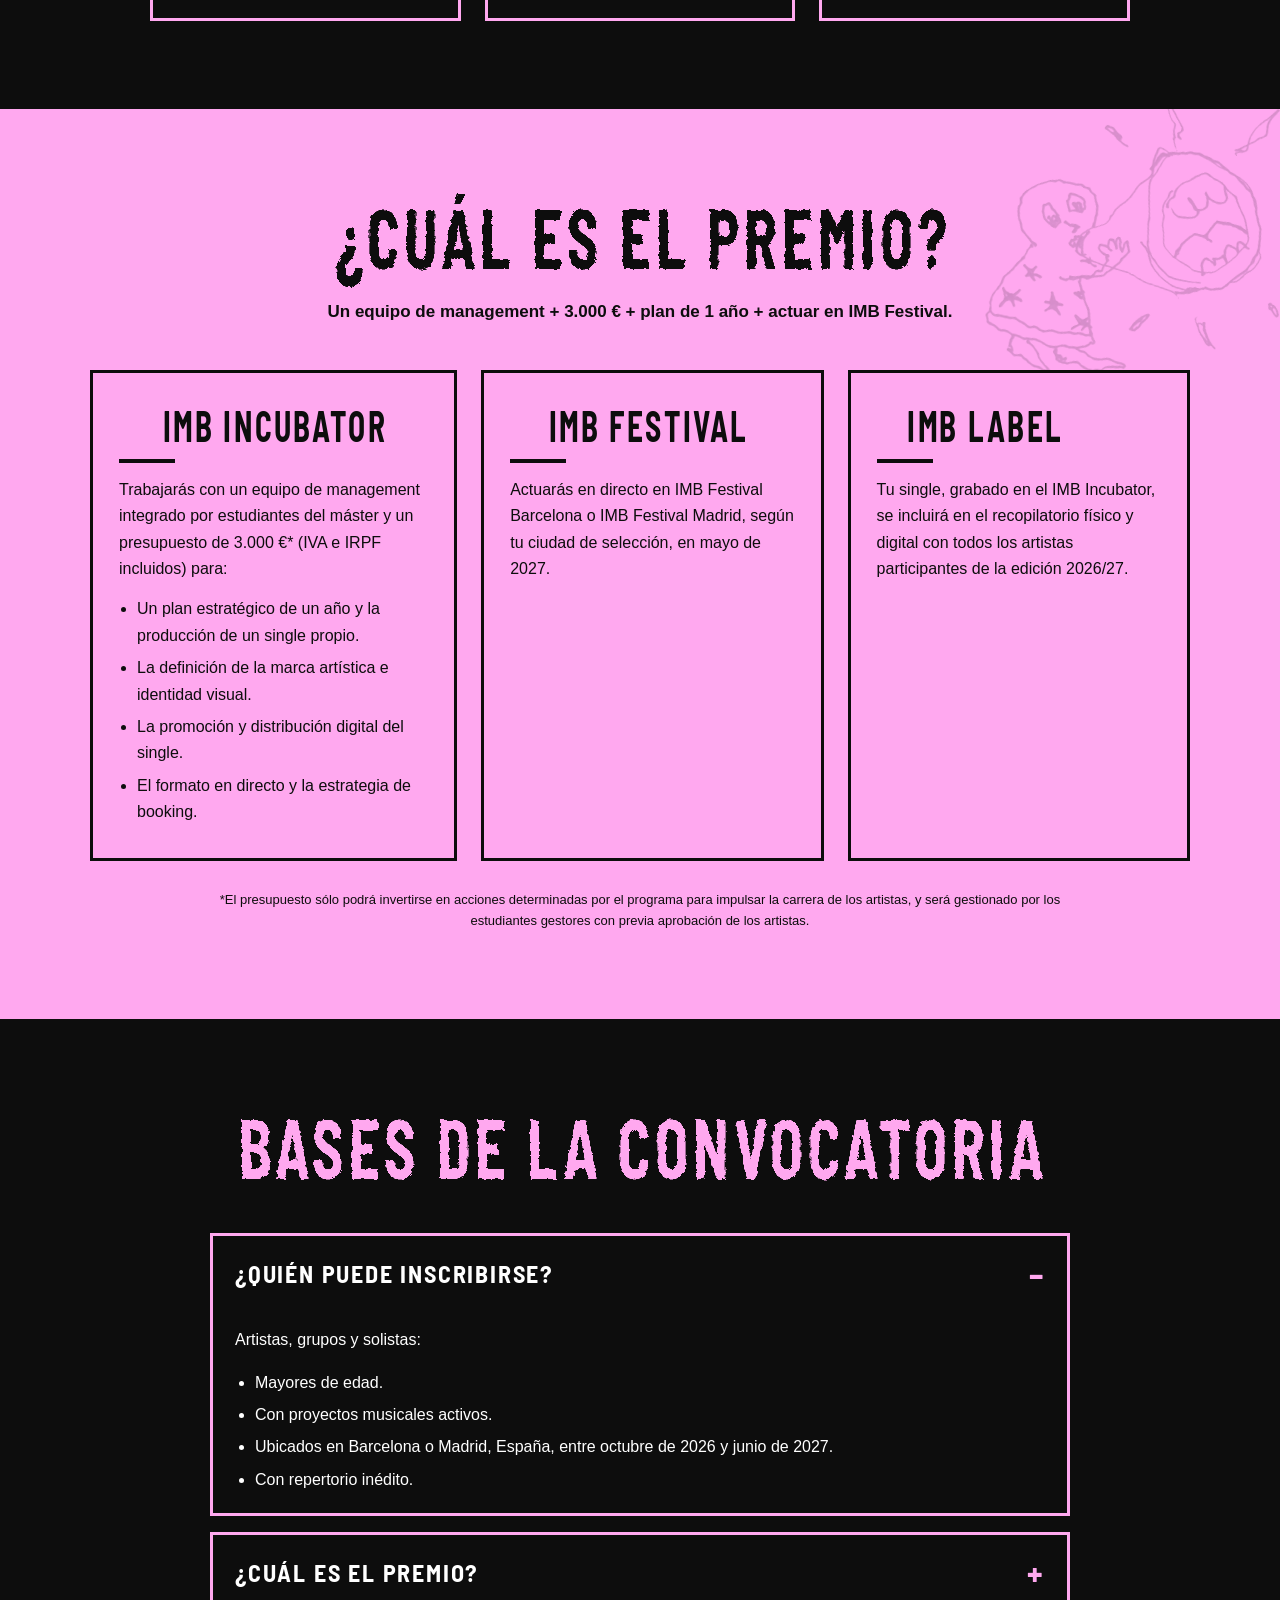
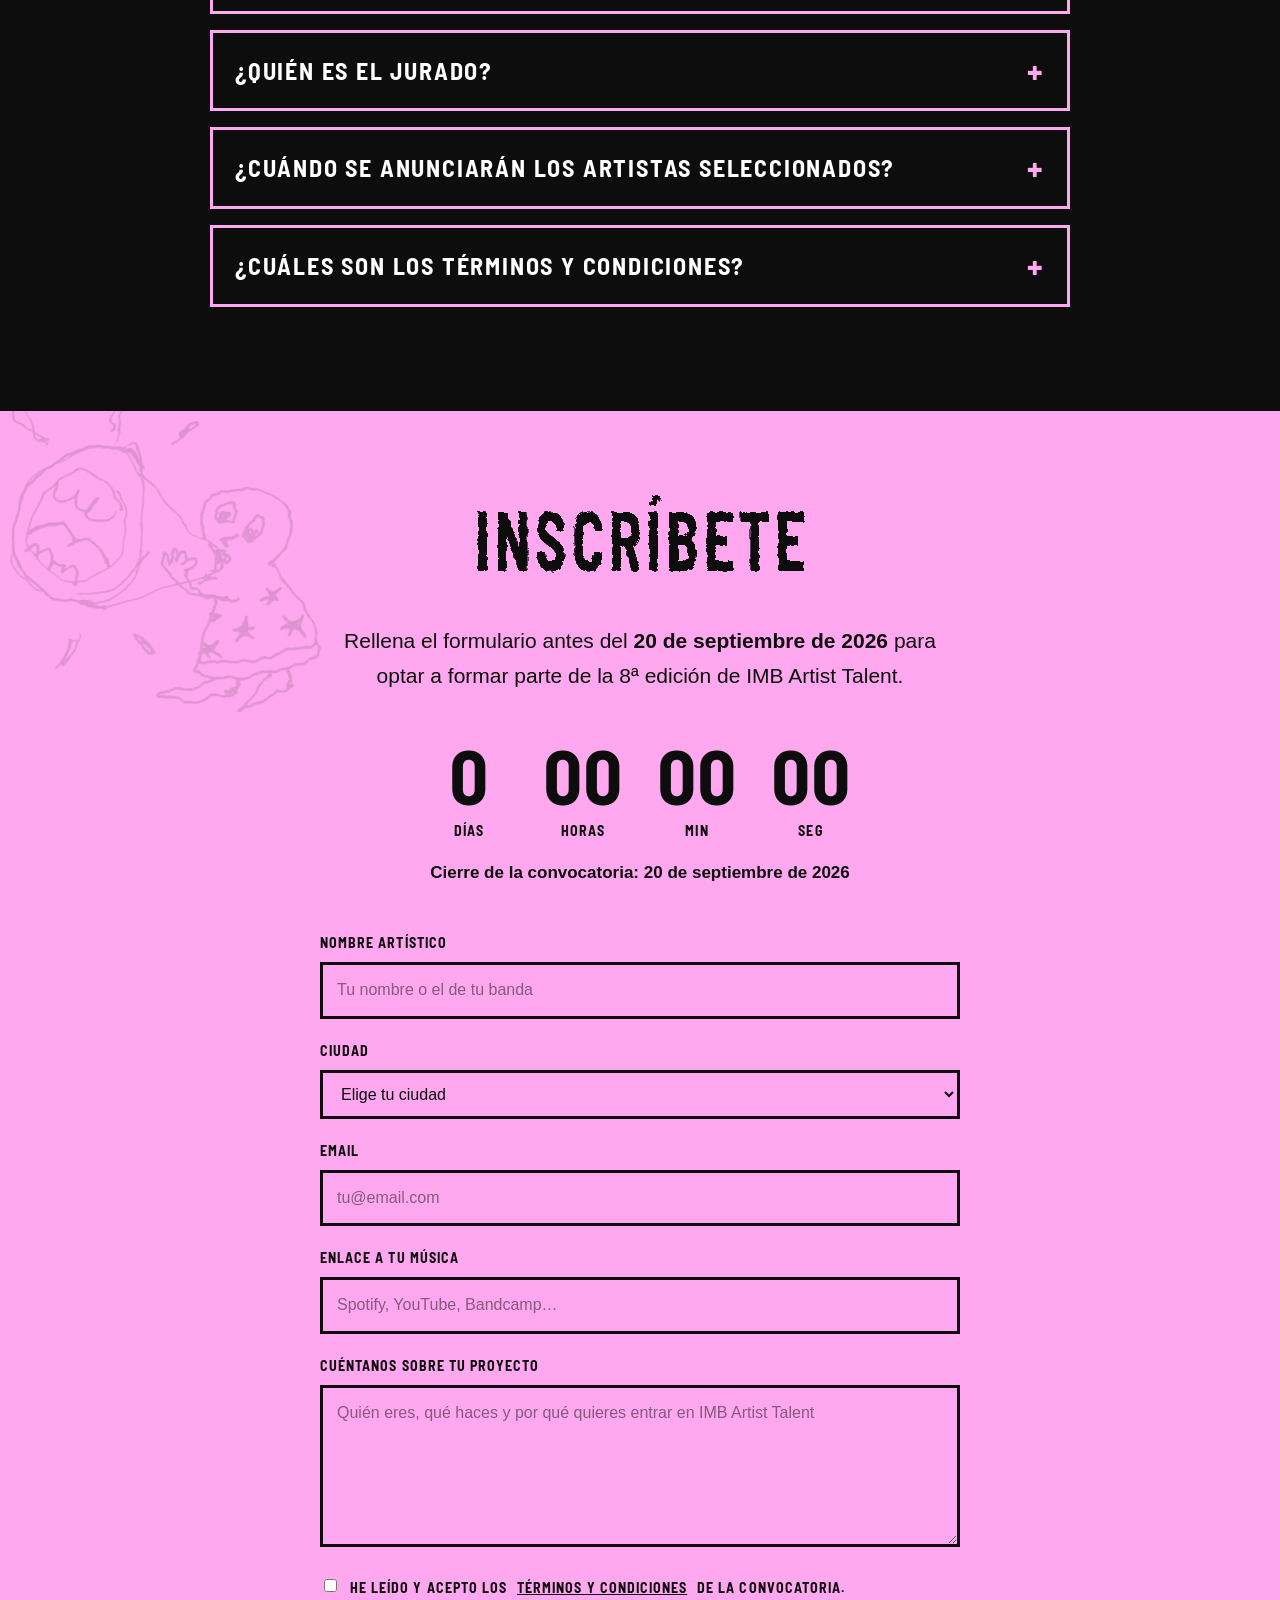
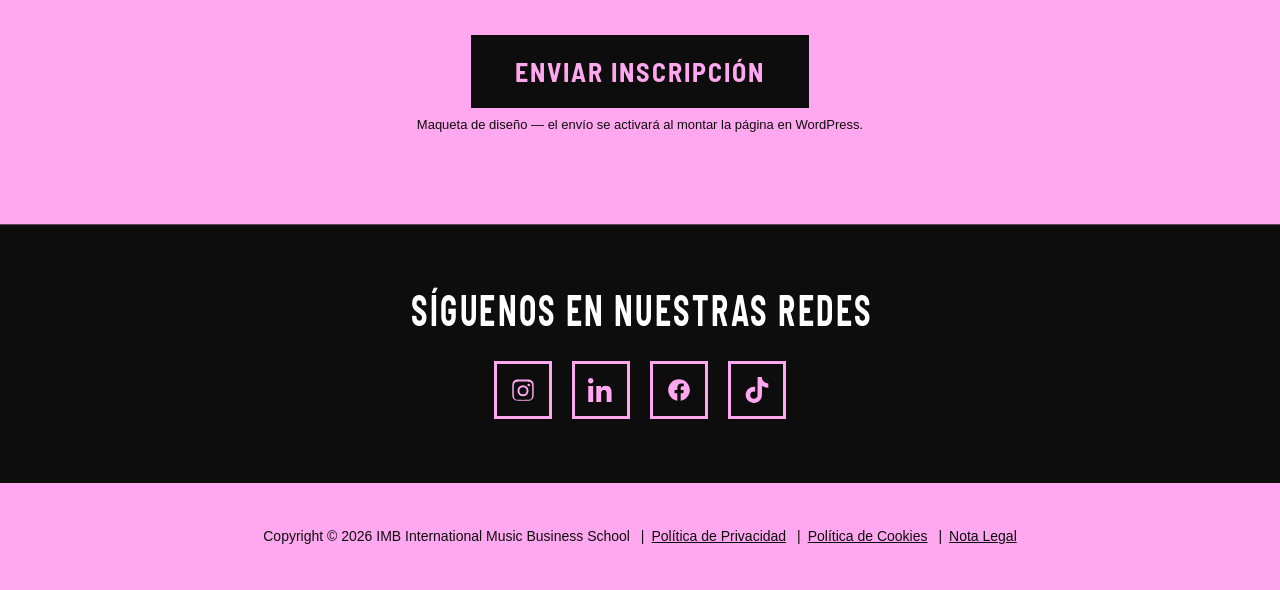
<file: imb-artisttalent/opencall/index.html>
<!DOCTYPE html>
<html lang="es">
<head>
<meta charset="utf-8">
<meta name="viewport" content="width=device-width, initial-scale=1">
<title>Open Call 26/27 — Bases e inscripción | IMB Artist Talent</title>
<link rel="icon" href="data:image/svg+xml,%3Csvg xmlns=%27http://www.w3.org/2000/svg%27 viewBox=%270 0 16 16%27%3E%3Crect width=%2716%27 height=%2716%27 fill=%27%23ffa8ef%27/%3E%3Ctext x=%278%27 y=%2712.5%27 font-family=%27Arial%27 font-weight=%27bold%27 font-size=%279%27 text-anchor=%27middle%27 fill=%27%230d0d0d%27%3EIT%3C/text%3E%3C/svg%3E">
<style>
@font-face{
  font-family:'Barlow Semi Condensed';
  src:url([data-uri]) format('truetype');
  font-weight:700;font-style:normal;font-display:swap;
}
:root{
  --rosa:#ffa8ef;
  --negro:#0d0d0d;
  --blanco:#ffffff;
  --rosa-dim:rgba(255,168,239,.35);
  --track:.075em;
  --doodle:url([data-uri]);
}
html{scroll-behavior:smooth}
body{margin:0;background:var(--negro);color:var(--blanco);
  font-family:'Helvetica Neue',Helvetica,Arial,sans-serif;
  font-size:17px;line-height:1.65;-webkit-font-smoothing:antialiased}
*{box-sizing:border-box}
a{color:inherit}
img{max-width:100%;display:block}

/* ---------- display type: Barlow SemiCond Bold, 70% horizontal, tracking 75, uppercase ---------- */
.dsp{font-family:'Barlow Semi Condensed',Arial,sans-serif;font-weight:700;
  text-transform:uppercase;letter-spacing:var(--track);line-height:.92;margin:0}
.cond{display:inline-block;transform:scaleX(.72);transform-origin:center;margin-right:calc(-1*var(--track))}
.stamp{filter:url(#stamp)}

/* ---------- header ---------- */
header{position:fixed;top:0;left:0;right:0;z-index:50;background:var(--negro);
  border-bottom:1px solid var(--rosa-dim)}
.nav{max-width:1200px;margin:0 auto;padding:0 20px;height:64px;
  display:flex;align-items:center;justify-content:space-between;gap:16px}
.brand{font-size:26px;color:var(--rosa);text-decoration:none;white-space:nowrap}
nav ul{list-style:none;display:flex;gap:6px;margin:0;padding:0;flex-wrap:wrap;justify-content:flex-end}
nav a{font-family:'Barlow Semi Condensed',Arial,sans-serif;font-weight:700;text-transform:uppercase;
  letter-spacing:var(--track);font-size:15px;text-decoration:none;color:var(--blanco);
  padding:6px 10px;display:inline-block}
nav a:hover,nav a:focus-visible{color:var(--negro);background:var(--rosa);outline:none}
nav a.cta{background:var(--rosa);color:var(--negro)}
nav a.cta:hover{background:var(--blanco)}

/* ---------- hero cartel ---------- */
.hero{background:var(--rosa);color:var(--negro);min-height:100svh;
  display:grid;grid-template-columns:auto 1fr auto;align-items:center;
  padding:104px 4vw 56px;position:relative;overflow:hidden}
.hero-noise{position:absolute;inset:0;pointer-events:none;opacity:.5;mix-blend-mode:multiply}
.hero-stack{text-align:center;position:relative;z-index:2}
.hero-stack .l1{font-size:clamp(28px,6vw,72px)}
.hero-stack .l2{font-size:clamp(64px,17vw,220px)}
.hero-stack .l3{font-size:clamp(40px,10.5vw,136px)}
.hero-stack .l4{font-size:clamp(34px,8vw,104px);display:flex;align-items:baseline;justify-content:center;gap:.35em}
.hero-stack .l4 .yr{font-size:1.5em}
.side{display:flex;flex-direction:column;gap:.1em;align-items:center;
  font-family:'Barlow Semi Condensed',Arial,sans-serif;font-weight:700;
  font-size:clamp(16px,2.4vw,30px);line-height:1.05;z-index:2}
.side span{display:block;transform:scaleX(.72)}
.side .gap{height:1.2em}
.hero-cta{margin-top:6vh;position:relative;z-index:2;text-align:center}
.btn{display:inline-block;font-family:'Barlow Semi Condensed',Arial,sans-serif;font-weight:700;
  text-transform:uppercase;letter-spacing:var(--track);text-decoration:none;
  font-size:clamp(18px,2.4vw,26px);padding:.7em 1.6em;border:3px solid var(--negro);
  background:var(--negro);color:var(--rosa)}
.btn:hover,.btn:focus-visible{background:transparent;color:var(--negro);outline:none}
.btn.inv{background:var(--rosa);color:var(--negro);border-color:var(--rosa)}
.btn.inv:hover,.btn.inv:focus-visible{background:transparent;color:var(--rosa)}
.hero-date{margin-top:18px;font-size:15px;font-weight:bold}

/* ---------- doodle megáfono ---------- */
.doodle{position:absolute;background:var(--doodle) center/contain no-repeat;
  aspect-ratio:1058/936;pointer-events:none}
.pilares{position:relative;overflow:hidden}
.pilares .doodle{width:clamp(240px,30vw,380px);right:-70px;top:-50px;
  transform:rotate(12deg);opacity:.18;mix-blend-mode:multiply}
.pilares>:not(.doodle){position:relative}
.participar{position:relative;overflow:hidden}
.participar .doodle{width:clamp(280px,34vw,440px);left:-90px;bottom:-70px;
  transform:rotate(-8deg) scaleX(-1);opacity:.12;filter:invert(1)}
.participar .narrow{position:relative}

/* ---------- marquee ---------- */
.marquee{background:var(--negro);color:var(--rosa);overflow:hidden;
  border-top:1px solid var(--rosa-dim);border-bottom:1px solid var(--rosa-dim);padding:14px 0}
.marquee-track{display:flex;gap:3em;white-space:nowrap;width:max-content;
  animation:mq 28s linear infinite;
  font-family:'Barlow Semi Condensed',Arial,sans-serif;font-weight:700;
  text-transform:uppercase;letter-spacing:var(--track);font-size:22px}
@keyframes mq{to{transform:translateX(-50%)}}
@media (prefers-reduced-motion:reduce){.marquee-track{animation:none}}

/* ---------- sections ---------- */
section{padding:88px 20px}
.wrap{max-width:980px;margin:0 auto}
.narrow{max-width:640px;margin:0 auto}
h2.dsp{color:var(--rosa);font-size:clamp(40px,7vw,84px);display:flex;justify-content:center;margin-bottom:48px}
.lead{font-size:clamp(18px,2.2vw,21px)}
.about-grid{display:grid;grid-template-columns:1.05fr .95fr;gap:48px;align-items:center}
.about-grid figure{margin:0;border:3px solid var(--rosa);position:relative}
.about-grid figcaption{font-size:13px;padding:8px 10px;background:var(--rosa);color:var(--negro);
  font-family:'Barlow Semi Condensed',Arial,sans-serif;font-weight:700;text-transform:uppercase;letter-spacing:var(--track)}

/* ---------- pilares ---------- */
.pilares{background:var(--rosa);color:var(--negro)}
.pilares h2.dsp{color:var(--negro)}
.pilares .intro{text-align:center;font-weight:bold;margin:-24px auto 44px;max-width:640px}
.cards{display:grid;grid-template-columns:repeat(3,1fr);gap:24px;max-width:1100px;margin:0 auto}
.card{border:3px solid var(--negro);padding:32px 26px;display:flex;flex-direction:column;gap:14px;background:var(--rosa)}
.card h3{margin:0;font-size:clamp(30px,3.4vw,44px);color:var(--negro)}
.card .rule{height:4px;background:var(--negro);width:56px}
.card p{margin:0;font-size:16px}

/* ---------- participar ---------- */
.participar{text-align:center}
.count{display:flex;justify-content:center;gap:clamp(10px,3vw,28px);margin:44px 0 10px;
  font-variant-numeric:tabular-nums}
.count div{min-width:86px}
.count b{display:block;font-family:'Barlow Semi Condensed',Arial,sans-serif;font-weight:700;
  font-size:clamp(44px,7vw,76px);line-height:1;color:var(--rosa)}
.count small{display:block;margin-top:6px;text-transform:uppercase;letter-spacing:var(--track);
  font-family:'Barlow Semi Condensed',Arial,sans-serif;font-weight:700;font-size:14px;color:var(--blanco)}
.deadline{color:var(--rosa);font-weight:bold;margin-bottom:36px}

/* ---------- social ---------- */
.social{background:var(--negro);border-top:1px solid var(--rosa-dim);text-align:center;padding:64px 20px}
.social h2{font-size:clamp(28px,4vw,44px);color:var(--blanco);margin-bottom:32px}
.social-row{display:flex;justify-content:center;gap:20px;flex-wrap:wrap}
.social-row a{width:58px;height:58px;border:3px solid var(--rosa);display:flex;align-items:center;justify-content:center}
.social-row a:hover,.social-row a:focus-visible{background:var(--rosa);outline:none}
.social-row a:hover svg,.social-row a:focus-visible svg{fill:var(--negro)}
.social-row svg{width:26px;height:26px;fill:var(--rosa)}

/* ---------- footer ---------- */
footer{background:var(--rosa);color:var(--negro);padding:28px 20px;text-align:center;font-size:14px}
footer a{color:var(--negro)}
footer .sep{margin:0 .5em}

@media (max-width:820px){
  .about-grid{grid-template-columns:1fr}
  .cards{grid-template-columns:1fr;max-width:520px}
  .side{display:none}
  .hero{grid-template-columns:1fr;padding-top:40px}
  nav a{font-size:13px;padding:5px 7px}
  header{position:static}
  .nav{height:auto;flex-wrap:wrap;padding:12px 16px;row-gap:4px}
  nav ul{justify-content:flex-start}
}

/* ---------- página opencall ---------- */
nav a[aria-current]{box-shadow:inset 0 -3px 0 var(--rosa)}
nav a[aria-current]:hover{box-shadow:none}
.hero-q{margin:4vh auto 0;max-width:620px;font-size:clamp(17px,2.2vw,22px);
  font-weight:bold;position:relative;z-index:2;text-align:center}
.steps{display:grid;grid-template-columns:repeat(3,1fr);gap:24px;max-width:1100px;margin:0 auto}
.step{border:3px solid var(--rosa);padding:32px 26px;display:flex;flex-direction:column;gap:14px}
.step .n{font-family:'Barlow Semi Condensed',Arial,sans-serif;font-weight:700;
  font-size:clamp(48px,6vw,76px);line-height:1;color:var(--rosa)}
.step h3{margin:0;font-size:clamp(24px,2.6vw,32px);color:var(--blanco)}
.step p{margin:0;font-size:16px}
.card ul{margin:0;padding-left:18px;font-size:16px;display:grid;gap:6px}
.smallprint{max-width:860px;margin:28px auto 0;font-size:13px;text-align:center}
.bases-list{max-width:860px;margin:0 auto}
.bases-list details{border:3px solid var(--rosa);margin-bottom:16px}
.bases-list summary{cursor:pointer;list-style:none;display:flex;justify-content:space-between;
  align-items:center;gap:12px;padding:18px 22px;
  font-family:'Barlow Semi Condensed',Arial,sans-serif;font-weight:700;
  text-transform:uppercase;letter-spacing:var(--track);font-size:clamp(17px,2.2vw,24px)}
.bases-list summary::-webkit-details-marker{display:none}
.bases-list summary::after{content:"+";font-size:1.4em;line-height:1;color:var(--rosa)}
.bases-list details[open] summary::after{content:"–"}
.bases-list .body{padding:0 22px 20px;font-size:16px}
.bases-list .body ul{margin:0;padding-left:20px;display:grid;gap:6px}
.inscripcion{background:var(--rosa);color:var(--negro);text-align:center;position:relative;overflow:hidden}
.inscripcion h2.dsp{color:var(--negro)}
.inscripcion .doodle{width:clamp(280px,34vw,440px);left:-90px;top:-70px;
  transform:rotate(-8deg) scaleX(-1);opacity:.15;mix-blend-mode:multiply}
.inscripcion>:not(.doodle){position:relative}
.inscripcion .count b{color:var(--negro)}
.inscripcion .count small{color:var(--negro)}
.inscripcion .deadline{color:var(--negro)}
.form{max-width:640px;margin:44px auto 0;text-align:left;display:grid;gap:20px}
.form label{display:block;font-family:'Barlow Semi Condensed',Arial,sans-serif;font-weight:700;
  text-transform:uppercase;letter-spacing:var(--track);font-size:14px;margin-bottom:8px}
.form input,.form select,.form textarea{width:100%;background:transparent;
  border:3px solid var(--negro);color:var(--negro);padding:12px 14px;font:inherit;font-size:16px;border-radius:0}
.form ::placeholder{color:rgba(13,13,13,.5)}
.form input:focus,.form select:focus,.form textarea:focus{outline:3px solid var(--blanco);outline-offset:0}
.form .tyc{display:flex;gap:10px;align-items:flex-start;font-size:14px}
.form .tyc input{width:auto;accent-color:var(--negro);margin-top:3px}
.form .actions{text-align:center;margin-top:8px}
.form .note{font-size:13px;text-align:center;margin:6px 0 0}
@media (max-width:820px){.steps{grid-template-columns:1fr;max-width:520px}}
</style>
</head>
<body>

<svg width="0" height="0" style="position:absolute" aria-hidden="true">
  <filter id="stamp" x="-5%" y="-5%" width="110%" height="110%">
    <feTurbulence type="fractalNoise" baseFrequency="0.18" numOctaves="3" seed="7" result="n"/>
    <feDisplacementMap in="SourceGraphic" in2="n" scale="4"/>
    <feComponentTransfer><feFuncA type="discrete" tableValues="0 0 .6 1 1"/></feComponentTransfer>
  </filter>
</svg>

<header>
  <div class="nav">
    <a class="brand dsp" href="/"><span class="cond">IMB&nbsp;Artist&nbsp;Talent</span></a>
    <nav aria-label="Principal">
      <ul>
        <li><a href="/">Inicio</a></li>
        <li><a href="/opencall/" aria-current="page">Open Call</a></li>
        <li><a href="https://imbartistalent.com/incubator/">Incubator</a></li>
        <li><a href="https://imbartistalent.com/label/">Label</a></li>
        <li><a href="https://imbartistalent.com/festival/">Festival</a></li>
        <li><a href="https://imbartistalent.com/contact/">Contact</a></li>
        <li><a class="cta" href="/opencall/">Inscríbete</a></li>
      </ul>
    </nav>
  </div>
</header>

<div class="hero">
  <svg class="hero-noise" aria-hidden="true" width="100%" height="100%">
    <filter id="paper"><feTurbulence type="fractalNoise" baseFrequency="0.9" numOctaves="2" seed="3"/>
    <feColorMatrix values="0 0 0 0 0  0 0 0 0 0  0 0 0 0 0  0.6 0.6 0.6 0 0"/></filter>
    <rect width="100%" height="100%" filter="url(#paper)" opacity=".18"/>
  </svg>
  <div class="side stamp" aria-hidden="true">
    <span>2</span><span>6</span><span class="gap"></span><span>2</span><span>7</span>
  </div>
  <div>
    <h1 class="hero-stack dsp stamp">
      <span class="cond l1" style="display:block">IMB Artist Talent — 8ª edición</span>
      <span class="cond l2" style="display:block">Open&nbsp;Call</span>
      <span class="cond l3" style="display:block">26/27</span>
    </h1>
    <p class="hero-q">¿Eres un artista musical, vives en Barcelona o Madrid y quieres hacer crecer tu proyecto?</p>
    <div class="hero-cta">
      <a class="btn" href="#inscripcion">Inscríbete aquí</a>
      <p class="hero-date">Convocatoria abierta hasta el 20/09/2026</p>
    </div>
  </div>
  <div class="side stamp" aria-hidden="true">
    <span>2</span><span>6</span><span class="gap"></span><span>2</span><span>7</span>
  </div>
</div>

<div class="marquee" aria-hidden="true">
  <div class="marquee-track">
    <span>Equipo de management</span><span>·</span><span>3.000 €</span><span>·</span><span>Plan de 1 año</span><span>·</span><span>Actuar en IMB Festival</span><span>·</span>
    <span>Equipo de management</span><span>·</span><span>3.000 €</span><span>·</span><span>Plan de 1 año</span><span>·</span><span>Actuar en IMB Festival</span><span>·</span>
  </div>
</div>

<section id="como-funciona">
  <div class="wrap">
    <h2 class="dsp stamp"><span class="cond">¿Cómo&nbsp;funciona?</span></h2>
    <div class="steps">
      <article class="step">
        <div class="n dsp"><span class="cond">01</span></div>
        <h3 class="dsp"><span class="cond">Inscripción</span></h3>
        <p>Cualquier artista musical (solista o agrupación) que cumpla los requisitos de las bases puede inscribirse rellenando el <a href="#inscripcion">formulario al final de esta página</a> antes del <strong>20/09/2026</strong>.</p>
      </article>
      <article class="step">
        <div class="n dsp"><span class="cond">02</span></div>
        <h3 class="dsp"><span class="cond">Preselección</span></h3>
        <p>Cada estudiante del Máster en Music Business Management de IMB School escogerá a uno de los artistas inscritos y lo presentará como candidato idóneo para formar parte de IMB Artist Talent. La presentación se trabaja de manera conjunta entre estudiante y artista, en formato online.</p>
      </article>
      <article class="step">
        <div class="n dsp"><span class="cond">03</span></div>
        <h3 class="dsp"><span class="cond">Selección</span></h3>
        <p>Tras revisar las presentaciones, los estudiantes, IMB School y los partners oficiales del máster seleccionarán qué artistas pasarán a formar parte del programa IMB Artist Talent.</p>
      </article>
    </div>
  </div>
</section>

<section class="pilares" id="premio">
  <div class="doodle" aria-hidden="true"></div>
  <h2 class="dsp stamp"><span class="cond">¿Cuál&nbsp;es&nbsp;el&nbsp;premio?</span></h2>
  <p class="intro">Un equipo de management + 3.000&nbsp;€ + plan de 1 año + actuar en IMB Festival.</p>
  <div class="cards">
    <article class="card">
      <h3 class="dsp"><span class="cond">IMB&nbsp;Incubator</span></h3>
      <div class="rule"></div>
      <p>Trabajarás con un equipo de management integrado por estudiantes del máster y un presupuesto de 3.000&nbsp;€* (IVA e IRPF incluidos) para:</p>
      <ul>
        <li>Un plan estratégico de un año y la producción de un single propio.</li>
        <li>La definición de la marca artística e identidad visual.</li>
        <li>La promoción y distribución digital del single.</li>
        <li>El formato en directo y la estrategia de booking.</li>
      </ul>
    </article>
    <article class="card">
      <h3 class="dsp"><span class="cond">IMB&nbsp;Festival</span></h3>
      <div class="rule"></div>
      <p>Actuarás en directo en IMB Festival Barcelona o IMB Festival Madrid, según tu ciudad de selección, en mayo de 2027.</p>
    </article>
    <article class="card">
      <h3 class="dsp"><span class="cond">IMB&nbsp;Label</span></h3>
      <div class="rule"></div>
      <p>Tu single, grabado en el IMB Incubator, se incluirá en el recopilatorio físico y digital con todos los artistas participantes de la edición 2026/27.</p>
    </article>
  </div>
  <p class="smallprint">*El presupuesto sólo podrá invertirse en acciones determinadas por el programa para impulsar la carrera de los artistas, y será gestionado por los estudiantes gestores con previa aprobación de los artistas.</p>
</section>

<section id="bases">
  <div class="wrap">
    <h2 class="dsp stamp"><span class="cond">Bases&nbsp;de&nbsp;la&nbsp;convocatoria</span></h2>
    <div class="bases-list">
      <details open>
        <summary>¿Quién puede inscribirse?</summary>
        <div class="body">
          <p>Artistas, grupos y solistas:</p>
          <ul>
            <li>Mayores de edad.</li>
            <li>Con proyectos musicales activos.</li>
            <li>Ubicados en Barcelona o Madrid, España, entre octubre de 2026 y junio de 2027.</li>
            <li>Con repertorio inédito.</li>
          </ul>
        </div>
      </details>
      <details>
        <summary>¿Cuál es el premio?</summary>
        <div class="body">
          <p>Un equipo de management + 3.000&nbsp;€ + un plan de trabajo de 1 año + actuar en IMB Festival. Tienes el detalle completo en <a href="#premio">la sección del premio</a>.</p>
        </div>
      </details>
      <details>
        <summary>¿Quién es el jurado?</summary>
        <div class="body">
          <p>Un comité A&amp;R compuesto por estudiantes, IMB School y sus partners.</p>
        </div>
      </details>
      <details>
        <summary>¿Cuándo se anunciarán los artistas seleccionados?</summary>
        <div class="body">
          <p>A finales de octubre de 2026.</p>
        </div>
      </details>
      <details>
        <summary>¿Cuáles son los términos y condiciones?</summary>
        <div class="body">
          <p>Es importante que revises los términos y condiciones para comprender el compromiso que conlleva participar en el programa. Puedes leerlos <a href="https://imbartistalent.com/opencall/tyc/">aquí</a>.</p>
        </div>
      </details>
    </div>
  </div>
</section>

<section class="inscripcion" id="inscripcion">
  <div class="doodle" aria-hidden="true"></div>
  <div class="narrow">
    <h2 class="dsp stamp"><span class="cond">Inscríbete</span></h2>
    <p class="lead">Rellena el formulario antes del <strong>20 de septiembre de 2026</strong> para optar a formar parte de la 8ª edición de IMB Artist Talent.</p>
    <div class="count" id="count" role="timer" aria-label="Cuenta atrás hasta el cierre de la convocatoria">
      <div><b id="cd">—</b><small>días</small></div>
      <div><b id="ch">—</b><small>horas</small></div>
      <div><b id="cm">—</b><small>min</small></div>
      <div><b id="cs">—</b><small>seg</small></div>
    </div>
    <p class="deadline">Cierre de la convocatoria: 20 de septiembre de 2026</p>
    <form class="form" id="form-opencall" action="#" novalidate>
      <div>
        <label for="f-nombre">Nombre artístico</label>
        <input id="f-nombre" name="nombre" type="text" placeholder="Tu nombre o el de tu banda" required>
      </div>
      <div>
        <label for="f-ciudad">Ciudad</label>
        <select id="f-ciudad" name="ciudad" required>
          <option value="">Elige tu ciudad</option>
          <option>Barcelona</option>
          <option>Madrid</option>
        </select>
      </div>
      <div>
        <label for="f-email">Email</label>
        <input id="f-email" name="email" type="email" placeholder="tu@email.com" required>
      </div>
      <div>
        <label for="f-musica">Enlace a tu música</label>
        <input id="f-musica" name="musica" type="url" placeholder="Spotify, YouTube, Bandcamp…" required>
      </div>
      <div>
        <label for="f-proyecto">Cuéntanos sobre tu proyecto</label>
        <textarea id="f-proyecto" name="proyecto" rows="5" placeholder="Quién eres, qué haces y por qué quieres entrar en IMB Artist Talent"></textarea>
      </div>
      <label class="tyc"><input type="checkbox" required> He leído y acepto los <a href="https://imbartistalent.com/opencall/tyc/">términos y condiciones</a> de la convocatoria.</label>
      <div class="actions">
        <button class="btn" type="submit">Enviar inscripción</button>
        <p class="note">Maqueta de diseño — el envío se activará al montar la página en WordPress.</p>
      </div>
    </form>
  </div>
</section>

<div class="social">
  <h2 class="dsp"><span class="cond">Síguenos&nbsp;en&nbsp;nuestras&nbsp;redes</span></h2>
  <div class="social-row">
    <a href="https://www.instagram.com/imbfestival/" target="_blank" rel="noopener" aria-label="Instagram">
      <svg viewBox="0 0 24 24"><path d="M12 2.2c3.2 0 3.6 0 4.9.1 1.2.1 1.8.2 2.2.4.6.2 1 .5 1.4.9.4.4.7.8.9 1.4.2.4.4 1 .4 2.2.1 1.3.1 1.7.1 4.9s0 3.6-.1 4.9c-.1 1.2-.2 1.8-.4 2.2-.2.6-.5 1-.9 1.4-.4.4-.8.7-1.4.9-.4.2-1 .4-2.2.4-1.3.1-1.7.1-4.9.1s-3.6 0-4.9-.1c-1.2-.1-1.8-.2-2.2-.4-.6-.2-1-.5-1.4-.9-.4-.4-.7-.8-.9-1.4-.2-.4-.4-1-.4-2.2-.1-1.3-.1-1.7-.1-4.9s0-3.6.1-4.9c.1-1.2.2-1.8.4-2.2.2-.6.5-1 .9-1.4.4-.4.8-.7 1.4-.9.4-.2 1-.4 2.2-.4 1.3-.1 1.7-.1 4.9-.1zm0 2c-3.1 0-3.5 0-4.8.1-1.1.1-1.4.2-1.7.3-.4.2-.7.3-1 .6-.3.3-.5.6-.6 1-.1.3-.3.6-.3 1.7-.1 1.3-.1 1.6-.1 4.8s0 3.5.1 4.8c.1 1.1.2 1.4.3 1.7.2.4.3.7.6 1 .3.3.6.5 1 .6.3.1.6.3 1.7.3 1.3.1 1.6.1 4.8.1s3.5 0 4.8-.1c1.1-.1 1.4-.2 1.7-.3.4-.2.7-.3 1-.6.3-.3.5-.6.6-1 .1-.3.3-.6.3-1.7.1-1.3.1-1.6.1-4.8s0-3.5-.1-4.8c-.1-1.1-.2-1.4-.3-1.7-.2-.4-.3-.7-.6-1-.3-.3-.6-.5-1-.6-.3-.1-.6-.3-1.7-.3-1.3-.1-1.6-.1-4.8-.1zm0 3.4a5.1 5.1 0 1 1 0 10.2 5.1 5.1 0 0 1 0-10.2zm0 8.4a3.3 3.3 0 1 0 0-6.6 3.3 3.3 0 0 0 0 6.6zm6.5-8.6a1.2 1.2 0 1 1-2.4 0 1.2 1.2 0 0 1 2.4 0z"/></svg>
    </a>
    <a href="https://www.linkedin.com/company/imbartistalent/" target="_blank" rel="noopener" aria-label="LinkedIn">
      <svg viewBox="0 0 24 24"><path d="M4.98 3.5C4.98 4.88 3.87 6 2.5 6S0 4.88 0 3.5 1.12 1 2.5 1s2.48 1.12 2.48 2.5zM.24 8.31h4.52V23H.24V8.31zm7.44 0h4.33v2h.06c.6-1.14 2.07-2.34 4.27-2.34 4.57 0 5.41 3 5.41 6.91V23h-4.51v-7.13c0-1.7-.03-3.88-2.37-3.88-2.37 0-2.73 1.85-2.73 3.76V23H7.68V8.31z"/></svg>
    </a>
    <a href="https://www.facebook.com/imbfestival" target="_blank" rel="noopener" aria-label="Facebook">
      <svg viewBox="0 0 24 24"><path d="M22 12.06C22 6.5 17.52 2 12 2S2 6.5 2 12.06c0 5.02 3.66 9.18 8.44 9.94v-7.03H7.9v-2.91h2.54V9.85c0-2.52 1.49-3.91 3.77-3.91 1.09 0 2.24.2 2.24.2v2.47H15.2c-1.24 0-1.63.78-1.63 1.57v1.88h2.78l-.44 2.91h-2.34V22c4.78-.76 8.43-4.92 8.43-9.94z"/></svg>
    </a>
    <a href="https://www.tiktok.com/@imbfestival" target="_blank" rel="noopener" aria-label="TikTok">
      <svg viewBox="0 0 24 24"><path d="M12.53.02C13.84 0 15.14.01 16.44 0c.08 1.53.63 3.09 1.75 4.17 1.12 1.11 2.7 1.62 4.24 1.79v4.03c-1.44-.05-2.89-.35-4.2-.97-.57-.26-1.1-.59-1.62-.93-.01 2.92.01 5.84-.02 8.75-.08 1.4-.54 2.79-1.35 3.94-1.31 1.92-3.58 3.17-5.91 3.21-1.43.08-2.86-.31-4.08-1.03-2.02-1.19-3.44-3.37-3.65-5.71-.02-.5-.03-1-.01-1.49.18-1.9 1.12-3.72 2.58-4.96 1.66-1.44 3.98-2.13 6.15-1.72.02 1.48-.04 2.96-.04 4.44-.99-.32-2.15-.23-3.02.37-.63.41-1.11 1.04-1.36 1.75-.21.51-.15 1.07-.14 1.61.24 1.64 1.82 3.02 3.5 2.87 1.12-.01 2.19-.66 2.77-1.61.19-.33.4-.67.41-1.06.1-1.79.06-3.57.07-5.36.01-4.03-.01-8.05.02-12.07z"/></svg>
    </a>
  </div>
</div>

<footer>
  <p>Copyright © 2026 IMB International Music Business School
    <span class="sep">|</span><a href="https://imbartistalent.com/politica-de-privacidad/">Política de Privacidad</a>
    <span class="sep">|</span><a href="https://imbartistalent.com/politica-de-cookies/">Política de Cookies</a>
    <span class="sep">|</span><a href="https://imbartistalent.com/nota-legal/">Nota Legal</a>
  </p>
</footer>

<script>
(function(){
  var end = new Date('2026-09-20T23:59:59+02:00').getTime();
  var d=document.getElementById('cd'),h=document.getElementById('ch'),
      m=document.getElementById('cm'),s=document.getElementById('cs');
  function pad(n){return n<10?'0'+n:''+n}
  function tick(){
    var t = end - Date.now();
    if(t<0){t=0}
    d.textContent = Math.floor(t/864e5);
    h.textContent = pad(Math.floor(t%864e5/36e5));
    m.textContent = pad(Math.floor(t%36e5/6e4));
    s.textContent = pad(Math.floor(t%6e4/1e3));
  }
  tick(); setInterval(tick,1000);
  document.getElementById('form-opencall').addEventListener('submit', function(e){
    e.preventDefault();
    alert('Maqueta de diseño: el envío real se activará al montar la página en WordPress.');
  });
})();
</script>

</body>
</html>
</file>
<file: praxis-redesign/css/style.css>
/* ═══════════ Praxis Redesign — Hypelab demo ═══════════
   Tema claro (izo-like) por defecto · tema oscuro vía [data-theme="dark"] */
:root {
  --bg: #ffffff;
  --bg-2: #f4f9f6;
  --surface: #ffffff;
  --surface-2: #e9f3ee;
  --line: rgba(34, 48, 43, 0.1);
  --green: #75b9a6;
  --green-hover: #8fd0bc;
  --green-dark: #617f7a;
  --accent-ink: #37806b;
  --text: #26312c;
  --muted: #5f6f68;
  --nav-bg: rgba(255, 255, 255, 0.86);
  --chip-bg: rgba(255, 255, 255, 0.95);
  --shadow-card: 0 24px 60px rgba(34, 48, 43, 0.1);
  --shadow-float: 0 14px 40px rgba(34, 48, 43, 0.14);
  --shadow-drop: 0 24px 60px rgba(34, 48, 43, 0.16);
  --marquee-ink: rgba(38, 49, 44, 0.32);
  --chart-grid: rgba(34, 48, 43, 0.08);
  --chart-line: #3f917b;
  --stat-number: #4fa88e;
  --scroll-hint: rgba(38, 49, 44, 0.3);
  --ghost-border: rgba(38, 49, 44, 0.28);
  --ghost-hover: rgba(38, 49, 44, 0.06);
  --orb-1: rgba(117, 185, 166, 0.4);
  --orb-2: rgba(214, 236, 228, 0.95);
  --orb-3: rgba(246, 238, 221, 0.95);
  --orb-blur: 60px;
  --btn-ink: #14231e;
  --font-head: "Space Grotesk", sans-serif;
  --font-body: "Inter", sans-serif;
  --ease: cubic-bezier(0.22, 1, 0.36, 1);
}

:root[data-theme="dark"] {
  --bg: #0d1412;
  --bg-2: #111a17;
  --surface: #16211d;
  --surface-2: #1b2925;
  --line: rgba(117, 185, 166, 0.14);
  --accent-ink: #93dcc7;
  --text: #eef4f1;
  --muted: #93a49d;
  --nav-bg: rgba(13, 20, 18, 0.82);
  --chip-bg: rgba(27, 41, 37, 0.92);
  --shadow-card: 0 30px 80px rgba(0, 0, 0, 0.45);
  --shadow-float: 0 14px 40px rgba(0, 0, 0, 0.4);
  --shadow-drop: 0 24px 60px rgba(0, 0, 0, 0.45);
  --marquee-ink: rgba(238, 244, 241, 0.35);
  --chart-grid: rgba(238, 244, 241, 0.06);
  --chart-line: #93dcc7;
  --stat-number: #75b9a6;
  --scroll-hint: rgba(238, 244, 241, 0.25);
  --ghost-border: rgba(238, 244, 241, 0.25);
  --ghost-hover: rgba(238, 244, 241, 0.07);
  --orb-1: rgba(117, 185, 166, 0.5);
  --orb-2: rgba(97, 127, 122, 0.55);
  --orb-3: rgba(147, 220, 199, 0.25);
  --orb-blur: 90px;
}

* { margin: 0; padding: 0; box-sizing: border-box; }
html { scroll-behavior: smooth; }
body {
  background: var(--bg);
  color: var(--text);
  font-family: var(--font-body);
  font-size: 16px;
  line-height: 1.65;
  -webkit-font-smoothing: antialiased;
  overflow-x: hidden;
  transition: background 0.4s, color 0.4s;
}
h1, h2, h3, h4 { font-family: var(--font-head); font-weight: 600; line-height: 1.15; }
img { max-width: 100%; display: block; }
a { color: inherit; text-decoration: none; }
button { font-family: inherit; cursor: pointer; }

.container { max-width: 1160px; margin: 0 auto; padding: 0 24px; }

/* ── Scroll progress ── */
.scroll-progress {
  position: fixed; top: 0; left: 0; right: 0; height: 3px; z-index: 200;
  background: transparent;
}
.scroll-progress span {
  display: block; height: 100%; width: 0;
  background: linear-gradient(90deg, var(--green-dark), var(--green));
}

/* ── Reveal animations ── */
.reveal {
  opacity: 0;
  transform: translateY(28px);
  transition: opacity 0.8s var(--ease), transform 0.8s var(--ease);
}
.reveal.is-visible { opacity: 1; transform: translateY(0); }

/* ── Shared ── */
.eyebrow {
  font-family: var(--font-head);
  font-size: 13px; font-weight: 500;
  letter-spacing: 0.14em; text-transform: uppercase;
  color: var(--accent-ink);
  margin-bottom: 16px;
}
.section-title { font-size: clamp(30px, 4.4vw, 46px); margin-bottom: 20px; letter-spacing: -0.02em; }

.btn {
  display: inline-flex; align-items: center; gap: 10px;
  background: var(--green);
  color: var(--btn-ink);
  font-family: var(--font-head); font-weight: 600; font-size: 15px;
  padding: 13px 26px; border-radius: 999px; border: 1px solid var(--green);
  transition: transform 0.35s var(--ease), box-shadow 0.35s var(--ease), background 0.35s;
}
.btn:hover {
  background: var(--green-hover); border-color: var(--green-hover);
  transform: translateY(-2px);
  box-shadow: 0 10px 34px rgba(117, 185, 166, 0.45);
}
.btn__arrow { transition: transform 0.35s var(--ease); }
.btn:hover .btn__arrow { transform: translateX(4px); }
.btn--lg { padding: 16px 32px; font-size: 16px; }
.btn--sm { padding: 9px 20px; font-size: 14px; }
.btn--ghost {
  background: transparent; color: var(--text);
  border: 1px solid var(--ghost-border);
}
.btn--ghost:hover { background: var(--ghost-hover); box-shadow: none; border-color: var(--text); transform: translateY(-2px); }
.btn--invert { background: #14231e; color: #a7e6d3; border-color: #14231e; }
.btn--invert:hover { background: #1d312a; border-color: #1d312a; box-shadow: 0 10px 34px rgba(0, 0, 0, 0.3); }

/* ═══════════ NAV ═══════════ */
.nav {
  position: fixed; top: 0; left: 0; right: 0; z-index: 100;
  transition: background 0.4s, box-shadow 0.4s, backdrop-filter 0.4s;
}
.nav.is-scrolled {
  background: var(--nav-bg);
  backdrop-filter: blur(14px);
  box-shadow: 0 1px 0 var(--line);
}
.nav__inner {
  max-width: 1160px; margin: 0 auto; padding: 18px 24px;
  display: flex; align-items: center; justify-content: space-between; gap: 18px;
}
.nav__logo img { height: 34px; width: auto; }
.nav__menu { display: flex; align-items: center; gap: 34px; }
.nav__link {
  background: none; border: none;
  display: inline-flex; align-items: center; gap: 7px;
  color: var(--text); font-size: 15px; font-weight: 500; font-family: var(--font-body);
  padding: 8px 0; position: relative;
}
.nav__link::after {
  content: ""; position: absolute; left: 0; bottom: 0;
  width: 100%; height: 2px; background: var(--green);
  transform: scaleX(0); transform-origin: left;
  transition: transform 0.35s var(--ease);
}
.nav__link:hover::after { transform: scaleX(1); }

.nav__item--drop { position: relative; }
.nav__dropdown {
  position: absolute; top: calc(100% + 14px); left: -24px;
  background: var(--surface);
  border: 1px solid var(--line);
  border-radius: 16px;
  padding: 20px 24px;
  display: flex; flex-direction: column; gap: 14px;
  min-width: 300px;
  opacity: 0; visibility: hidden; transform: translateY(10px);
  transition: opacity 0.3s var(--ease), transform 0.3s var(--ease), visibility 0.3s;
  box-shadow: var(--shadow-drop);
}
.nav__item--drop:hover .nav__dropdown,
.nav__item--drop:focus-within .nav__dropdown {
  opacity: 1; visibility: visible; transform: translateY(0);
}
.nav__droptitle {
  font-size: 11px; letter-spacing: 0.12em; text-transform: uppercase;
  color: var(--muted); display: block; margin-bottom: 6px;
}
.nav__droplink {
  display: block; padding: 5px 0; font-size: 14.5px; color: var(--text);
  transition: color 0.25s, transform 0.25s var(--ease);
}
.nav__droplink:hover { color: var(--accent-ink); transform: translateX(4px); }
.nav__droplink--active { color: var(--accent-ink); font-weight: 600; }

.theme-toggle {
  display: inline-flex; align-items: center; justify-content: center;
  width: 40px; height: 40px; border-radius: 50%;
  background: transparent; border: 1px solid var(--ghost-border);
  color: var(--text);
  transition: background 0.3s, transform 0.3s var(--ease);
  flex-shrink: 0;
}
.theme-toggle:hover { background: var(--ghost-hover); transform: rotate(15deg); }
.theme-toggle .icon-moon { display: block; }
.theme-toggle .icon-sun { display: none; }
:root[data-theme="dark"] .theme-toggle .icon-moon { display: none; }
:root[data-theme="dark"] .theme-toggle .icon-sun { display: block; }

.nav__burger { display: none; background: none; border: none; flex-direction: column; gap: 5px; padding: 8px; }
.nav__burger span { width: 24px; height: 2px; background: var(--text); transition: 0.3s; display: block; }

/* ═══════════ HERO ═══════════ */
.hero {
  position: relative; min-height: 100vh;
  display: flex; align-items: center;
  padding: 140px 0 90px;
  overflow: hidden;
}
.hero__bg { position: absolute; inset: 0; pointer-events: none; }
.hero__grid {
  position: absolute; inset: 0;
  background-image:
    linear-gradient(var(--line) 1px, transparent 1px),
    linear-gradient(90deg, var(--line) 1px, transparent 1px);
  background-size: 64px 64px;
  mask-image: radial-gradient(ellipse 90% 70% at 50% 40%, black 20%, transparent 75%);
  opacity: 0.5;
}
.orb { position: absolute; border-radius: 50%; filter: blur(var(--orb-blur)); opacity: 0.55; }
.orb--1 {
  width: 480px; height: 480px; top: -140px; right: -80px;
  background: radial-gradient(circle, var(--orb-1), transparent 70%);
  animation: drift1 14s ease-in-out infinite alternate;
}
.orb--2 {
  width: 420px; height: 420px; bottom: -120px; left: -100px;
  background: radial-gradient(circle, var(--orb-2), transparent 72%);
  animation: drift2 18s ease-in-out infinite alternate;
}
.orb--3 {
  width: 300px; height: 300px; top: 38%; left: 40%;
  background: radial-gradient(circle, var(--orb-3), transparent 70%);
  animation: drift1 22s ease-in-out infinite alternate-reverse;
}
@keyframes drift1 { from { transform: translate(0, 0) scale(1); } to { transform: translate(-60px, 50px) scale(1.15); } }
@keyframes drift2 { from { transform: translate(0, 0) scale(1); } to { transform: translate(70px, -40px) scale(1.1); } }

.hero__inner {
  display: grid; grid-template-columns: 1.05fr 0.95fr;
  gap: 60px; align-items: center; position: relative;
}
.hero__title {
  font-size: clamp(40px, 5.6vw, 68px);
  font-weight: 700; letter-spacing: -0.03em;
  margin-bottom: 26px;
}
.hero__title em { font-style: normal; color: var(--accent-ink); }
.hero__title .line { display: block; overflow: hidden; padding-bottom: 0.14em; margin-bottom: -0.14em; }
.hero__title .line span {
  display: block; transform: translateY(110%);
  animation: lineUp 0.9s var(--ease) forwards;
}
.hero__title .line:nth-child(1) span { animation-delay: 0.1s; }
.hero__title .line:nth-child(2) span { animation-delay: 0.22s; }
.hero__title .line:nth-child(3) span { animation-delay: 0.34s; }
@keyframes lineUp { to { transform: translateY(0); } }

.hero__sub { font-size: 19px; color: var(--muted); max-width: 440px; margin-bottom: 34px; }
.hero__cta { display: flex; gap: 14px; flex-wrap: wrap; }

/* Hero visual */
.hero__visual { position: relative; }
.chart-card {
  background: var(--surface);
  border: 1px solid var(--line);
  border-radius: 20px;
  padding: 24px;
  box-shadow: var(--shadow-card);
}
.chart-card__head {
  display: flex; align-items: center; gap: 10px;
  font-size: 13.5px; color: var(--muted); margin-bottom: 14px;
  font-family: var(--font-head);
}
.chart-card__dot {
  width: 9px; height: 9px; border-radius: 50%;
  background: var(--chart-line);
  box-shadow: 0 0 0 0 rgba(117, 185, 166, 0.5);
  animation: pulse 2.2s infinite;
}
@keyframes pulse {
  0% { box-shadow: 0 0 0 0 rgba(117, 185, 166, 0.5); }
  70% { box-shadow: 0 0 0 9px rgba(117, 185, 166, 0); }
  100% { box-shadow: 0 0 0 0 rgba(117, 185, 166, 0); }
}
.chart { width: 100%; height: auto; }
.chart__gridlines line { stroke: var(--chart-grid); stroke-width: 1; }
.chart__line {
  stroke: var(--chart-line); stroke-width: 3; stroke-linecap: round;
  stroke-dasharray: 620; stroke-dashoffset: 620;
  animation: draw 2.4s var(--ease) 0.7s forwards;
}
.chart__area { opacity: 0; animation: fadeIn 1.4s ease 1.6s forwards; }
.chart__point {
  fill: var(--chart-line); opacity: 0;
  animation: fadeIn 0.5s ease 2.7s forwards;
}
@keyframes draw { to { stroke-dashoffset: 0; } }
@keyframes fadeIn { to { opacity: 1; } }

.chart-card__stats {
  display: grid; grid-template-columns: repeat(3, 1fr);
  gap: 12px; margin-top: 18px; padding-top: 18px;
  border-top: 1px solid var(--line);
}
.chart-card__stats strong {
  font-family: var(--font-head); font-size: 26px; color: var(--accent-ink);
  display: block;
}
.chart-card__stats span:not(.count) { font-size: 12.5px; color: var(--muted); }
.chart-card__stats strong .count, .chart-card__stats strong.count { font-size: inherit; color: inherit; }

.float-chip {
  position: absolute;
  display: inline-flex; align-items: center; gap: 8px;
  background: var(--chip-bg);
  border: 1px solid var(--line);
  backdrop-filter: blur(8px);
  border-radius: 12px;
  padding: 10px 16px;
  font-size: 13.5px; font-weight: 500;
  box-shadow: var(--shadow-float);
}
.float-chip svg { color: var(--accent-ink); flex-shrink: 0; }
.float-chip--1 { top: -22px; right: 8px; animation: floaty 5s ease-in-out infinite; }
.float-chip--2 { bottom: -20px; left: -14px; animation: floaty 6s ease-in-out 1.2s infinite; }
@keyframes floaty { 0%, 100% { transform: translateY(0); } 50% { transform: translateY(-10px); } }

.hero__scroll {
  position: absolute; bottom: 28px; left: 50%; transform: translateX(-50%);
  width: 24px; height: 40px; border: 2px solid var(--scroll-hint);
  border-radius: 14px;
}
.hero__scroll span {
  position: absolute; top: 7px; left: 50%; margin-left: -2px;
  width: 4px; height: 8px; border-radius: 4px; background: var(--green);
  animation: scrollHint 1.8s ease-in-out infinite;
}
@keyframes scrollHint { 0% { transform: translateY(0); opacity: 1; } 70% { transform: translateY(12px); opacity: 0; } 100% { opacity: 0; } }

/* ═══════════ STAT SECTION ═══════════ */
.stat-section { padding: 110px 0; background: var(--bg-2); border-top: 1px solid var(--line); border-bottom: 1px solid var(--line); }
.stat-section__inner {
  display: grid; grid-template-columns: 0.85fr 1.15fr;
  gap: 70px; align-items: center;
}
.bignum {
  font-family: var(--font-head); font-weight: 700;
  font-size: clamp(110px, 14vw, 180px);
  line-height: 1; letter-spacing: -0.04em;
  color: var(--stat-number);
  display: flex; align-items: baseline;
}
.bignum__pct { font-size: 0.42em; color: var(--accent-ink); }
.bignum__bar {
  height: 8px; border-radius: 8px; background: var(--surface-2);
  margin-top: 22px; overflow: hidden; max-width: 320px;
}
.bignum__bar span {
  display: block; height: 100%; width: 0; border-radius: 8px;
  background: linear-gradient(90deg, var(--green-dark), var(--green));
  transition: width 1.6s var(--ease) 0.3s;
}
.stat-section.is-visible .bignum__bar span { width: 10%; min-width: 34px; }
.stat-section__copy h2 { font-size: clamp(24px, 3vw, 33px); margin-bottom: 30px; letter-spacing: -0.01em; }

.checklist { list-style: none; }
.checklist li {
  position: relative; padding: 13px 0 13px 44px;
  font-size: 17px; border-bottom: 1px solid var(--line);
}
.checklist li:last-child { border-bottom: none; }
.checklist li::before {
  content: ""; position: absolute; left: 0; top: 15px;
  width: 26px; height: 26px; border-radius: 50%;
  background: rgba(117, 185, 166, 0.16);
  border: 1px solid rgba(117, 185, 166, 0.45);
}
.checklist li::after {
  content: ""; position: absolute; left: 8px; top: 22px;
  width: 9px; height: 5px;
  border-left: 2px solid var(--accent-ink); border-bottom: 2px solid var(--accent-ink);
  transform: rotate(-45deg);
}

/* ═══════════ STEPS ═══════════ */
.steps { padding: 120px 0; }
.steps__track {
  position: relative;
  display: grid; grid-template-columns: repeat(4, 1fr);
  gap: 28px; margin-top: 70px;
}
.steps__line {
  position: absolute; top: 27px; left: 3%; right: 3%;
  height: 2px; background: var(--surface-2); z-index: 0;
}
.steps__line span {
  display: block; height: 100%; width: 0;
  background: linear-gradient(90deg, var(--green-dark), var(--green));
  transition: width 1.2s var(--ease);
}
.step { position: relative; z-index: 1; }
.step__num {
  width: 56px; height: 56px; border-radius: 50%;
  display: flex; align-items: center; justify-content: center;
  font-family: var(--font-head); font-weight: 700; font-size: 17px;
  background: var(--surface-2); color: var(--accent-ink);
  border: 1px solid var(--line);
  margin-bottom: 22px;
  transition: transform 0.4s var(--ease), background 0.4s, box-shadow 0.4s, color 0.4s;
}
.step:hover .step__num {
  transform: scale(1.12); background: var(--green); color: var(--btn-ink);
  box-shadow: 0 8px 30px rgba(117, 185, 166, 0.45);
}
.step h3 { font-size: 21px; margin-bottom: 10px; }
.step p { color: var(--muted); font-size: 15px; }

/* ═══════════ TRACKING ═══════════ */
.tracking { padding: 120px 0 100px; background: var(--bg-2); border-top: 1px solid var(--line); }
.tracking__head { max-width: 720px; }
.tracking__intro { color: var(--muted); font-size: 18px; margin-top: 6px; }

.cards {
  display: grid; grid-template-columns: repeat(4, 1fr);
  gap: 20px; margin-top: 60px;
}
.card {
  background: var(--surface);
  border: 1px solid var(--line);
  border-radius: 18px;
  padding: 30px 26px;
  position: relative; overflow: hidden;
  transition: transform 0.45s var(--ease), border-color 0.45s, box-shadow 0.45s;
}
.card::before {
  content: ""; position: absolute; inset: 0;
  background: radial-gradient(420px circle at var(--mx, 50%) var(--my, 0%), rgba(117, 185, 166, 0.14), transparent 45%);
  opacity: 0; transition: opacity 0.4s;
}
.card:hover::before { opacity: 1; }
.card:hover {
  transform: translateY(-8px);
  border-color: rgba(117, 185, 166, 0.5);
  box-shadow: var(--shadow-card);
}
.card__icon {
  width: 52px; height: 52px; border-radius: 14px;
  display: flex; align-items: center; justify-content: center;
  background: rgba(117, 185, 166, 0.14);
  color: var(--accent-ink);
  margin-bottom: 22px;
}
.card__icon svg { width: 26px; height: 26px; }
.card h3 { font-size: 21px; margin-bottom: 10px; color: var(--accent-ink); }
.card p { color: var(--muted); font-size: 15px; position: relative; }

.tracking__for {
  margin-top: 70px;
  background: linear-gradient(135deg, rgba(117, 185, 166, 0.12), rgba(97, 127, 122, 0.06));
  border: 1px solid rgba(117, 185, 166, 0.3);
  border-radius: 20px;
  padding: 44px 48px;
}
.tracking__for h3 { font-size: 26px; margin-bottom: 10px; }
.tracking__for p:last-child { color: var(--muted); font-size: 17px; max-width: 640px; }

/* ═══════════ TESTIMONIALS ═══════════ */
.testimonials { padding: 120px 0 0; }
.tslider { max-width: 820px; margin: 50px auto 0; }
.tslider__viewport { position: relative; min-height: 320px; }
.tslide {
  position: absolute; inset: 0;
  opacity: 0; transform: translateX(40px);
  transition: opacity 0.7s var(--ease), transform 0.7s var(--ease);
  pointer-events: none;
}
.tslide.is-active { opacity: 1; transform: translateX(0); pointer-events: auto; }
.tslide blockquote {
  font-family: var(--font-head);
  font-size: clamp(18px, 2.2vw, 23px);
  line-height: 1.55; font-weight: 400;
  color: var(--text);
  margin-bottom: 30px;
}
.tslide footer { display: flex; align-items: center; gap: 16px; }
.tslide__avatar {
  width: 54px; height: 54px; border-radius: 50%;
  display: flex; align-items: center; justify-content: center;
  background: linear-gradient(135deg, var(--green-dark), var(--green));
  color: #fff; font-family: var(--font-head); font-weight: 700;
}
.tslide footer strong { display: block; font-family: var(--font-head); }
.tslide footer span:not(.tslide__avatar) { color: var(--muted); font-size: 14px; }

.tslider__nav { display: flex; gap: 10px; margin-top: 40px; }
.tslider__dot {
  width: 34px; height: 5px; border-radius: 5px; border: none;
  background: var(--surface-2);
  transition: background 0.3s, width 0.3s var(--ease);
}
.tslider__dot.is-active { background: var(--green); width: 52px; }

/* Marquee */
.marquee { margin-top: 90px; padding: 44px 0; border-top: 1px solid var(--line); overflow: hidden; }
.marquee__label {
  text-align: center; font-size: 13px; letter-spacing: 0.14em;
  text-transform: uppercase; color: var(--muted);
  margin-bottom: 28px; font-family: var(--font-head);
}
.marquee__track { display: flex; width: max-content; animation: marquee 26s linear infinite; }
.marquee__track:hover { animation-play-state: paused; }
.marquee__group { display: flex; align-items: center; }
.marquee__group span {
  font-family: var(--font-head); font-weight: 600;
  font-size: 26px; color: var(--marquee-ink);
  padding: 0 44px; white-space: nowrap;
  transition: color 0.3s;
}
.marquee__group span:hover { color: var(--accent-ink); }
@keyframes marquee { from { transform: translateX(0); } to { transform: translateX(-50%); } }

/* ═══════════ CTA ═══════════ */
.cta { padding: 60px 0 120px; }
.cta__inner {
  background: linear-gradient(120deg, var(--green), var(--green-dark));
  border-radius: 26px;
  padding: 70px 60px;
  text-align: center;
  position: relative; overflow: hidden;
}
.cta__inner::before {
  content: ""; position: absolute; width: 300px; height: 300px; border-radius: 50%;
  background: rgba(255, 255, 255, 0.16); filter: blur(60px);
  top: -120px; right: -60px;
  animation: drift1 10s ease-in-out infinite alternate;
}
.cta h2 { font-size: clamp(26px, 3.6vw, 40px); color: #14231e; margin-bottom: 12px; letter-spacing: -0.02em; position: relative; }
.cta p { color: rgba(20, 35, 30, 0.75); font-size: 18px; margin-bottom: 32px; position: relative; }

/* ═══════════ CONTACT ═══════════ */
.contact { padding: 40px 0 120px; }
.contact__inner { display: grid; grid-template-columns: 0.9fr 1.1fr; gap: 70px; }
.contact__copy > p { color: var(--muted); font-size: 17px; }
.contact__data { list-style: none; margin-top: 36px; }
.contact__data li {
  padding: 16px 0; border-bottom: 1px solid var(--line);
  color: var(--muted); font-size: 15px;
}
.contact__data strong {
  display: block; color: var(--text); font-family: var(--font-head);
  font-size: 13px; letter-spacing: 0.1em; text-transform: uppercase;
  margin-bottom: 4px;
}
.contact__form {
  background: var(--surface);
  border: 1px solid var(--line);
  border-radius: 22px;
  padding: 40px;
  display: grid; grid-template-columns: 1fr 1fr; gap: 18px;
  box-shadow: var(--shadow-card);
}
.field { display: flex; flex-direction: column; gap: 7px; grid-column: span 2; }
.field--half { grid-column: span 1; }
.field label { font-size: 13.5px; font-weight: 500; color: var(--muted); }
.field input, .field select, .field textarea {
  background: var(--bg-2);
  border: 1px solid var(--line);
  border-radius: 12px;
  color: var(--text);
  font-family: var(--font-body); font-size: 15px;
  padding: 13px 16px;
  transition: border-color 0.3s, box-shadow 0.3s;
  resize: vertical;
}
.field input:focus, .field select:focus, .field textarea:focus {
  outline: none; border-color: var(--green);
  box-shadow: 0 0 0 3px rgba(117, 185, 166, 0.18);
}
.contact__form .btn { grid-column: span 2; justify-content: center; border: none; }

/* ═══════════ FOOTER ═══════════ */
.footer { border-top: 1px solid var(--line); background: var(--bg-2); }
.footer__inner {
  display: grid; grid-template-columns: 1.4fr 1fr 1fr 1fr;
  gap: 40px; padding: 70px 24px 50px;
}
.footer__brand img { height: 30px; width: auto; margin-bottom: 18px; }
.footer__brand p { color: var(--muted); font-size: 14.5px; max-width: 240px; }
.footer__col h4 {
  font-size: 13px; letter-spacing: 0.12em; text-transform: uppercase;
  color: var(--accent-ink); margin-bottom: 16px;
}
.footer__col p { color: var(--muted); font-size: 14.5px; }
.footer__social { display: flex; gap: 14px; }
.footer__social a {
  width: 38px; height: 38px; border-radius: 50%;
  display: flex; align-items: center; justify-content: center;
  background: var(--surface-2); color: var(--muted);
  transition: background 0.3s, color 0.3s, transform 0.3s var(--ease);
}
.footer__social a:hover { background: var(--green); color: var(--btn-ink); transform: translateY(-3px); }
.footer__bottom {
  border-top: 1px solid var(--line);
  padding: 22px 24px; text-align: center;
  color: var(--muted); font-size: 13px;
}

/* ═══════════ RESPONSIVE ═══════════ */
@media (max-width: 960px) {
  .hero__inner { grid-template-columns: 1fr; gap: 70px; }
  .hero { min-height: auto; padding-top: 120px; }
  .stat-section__inner, .contact__inner { grid-template-columns: 1fr; gap: 50px; }
  .steps__track { grid-template-columns: 1fr 1fr; gap: 40px 28px; }
  .steps__line { display: none; }
  .cards { grid-template-columns: 1fr 1fr; }
  .footer__inner { grid-template-columns: 1fr 1fr; }
  .tslider__viewport { min-height: 420px; }
}

/* ═══════════ REDUCED MOTION (al final para ganar en cascada) ═══════════ */
@media (prefers-reduced-motion: reduce) {
  *, *::before, *::after { animation: none !important; transition: none !important; }
  html { scroll-behavior: auto; }
  .reveal { opacity: 1; transform: none; }
  .hero__title .line span { transform: none; }
  .chart__line { stroke-dashoffset: 0; }
  .chart__area, .chart__point { opacity: 1; }
  .steps__line span { width: 100%; }
  .stat-section .bignum__bar span { width: 10%; min-width: 34px; }
}

@media (max-width: 700px) {
  .nav__menu {
    position: fixed; inset: 0; top: 70px;
    background: var(--bg);
    flex-direction: column; justify-content: flex-start;
    padding: 40px 24px; gap: 26px;
    transform: translateX(100%);
    transition: transform 0.45s var(--ease);
  }
  .nav__menu.is-open { transform: translateX(0); }
  .nav__burger { display: flex; }
  .nav__dropdown {
    position: static; opacity: 1; visibility: visible; transform: none;
    box-shadow: none; border: none; background: transparent;
    padding: 12px 0 0 12px; min-width: 0;
  }
  .nav.is-open-mobile { background: var(--bg); }
  .cards { grid-template-columns: 1fr; }
  .steps__track { grid-template-columns: 1fr; }
  .contact__form { padding: 28px 22px; }
  .field--half { grid-column: span 2; }
  .cta__inner { padding: 50px 28px; }
  .tracking__for { padding: 32px 26px; }
  .tslider__viewport { min-height: 560px; }
  .float-chip { display: none; }
}
</file>
